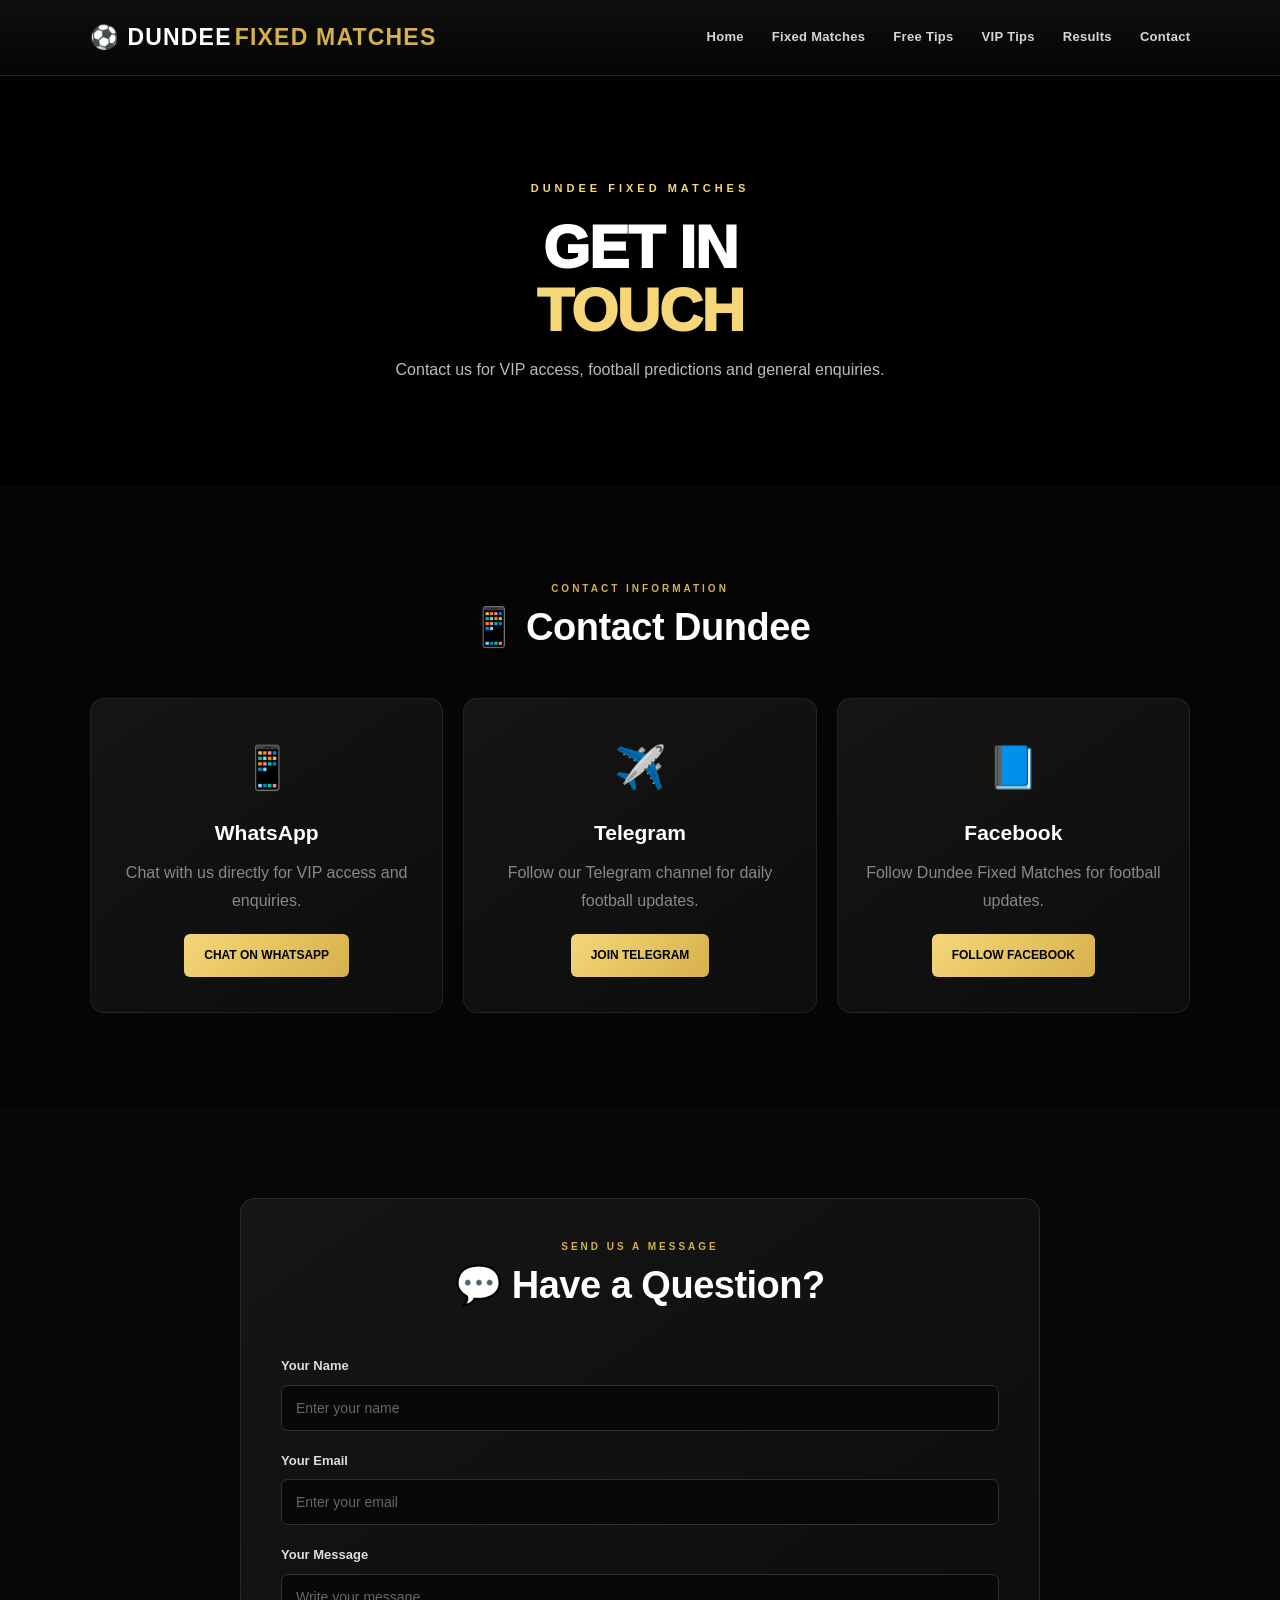
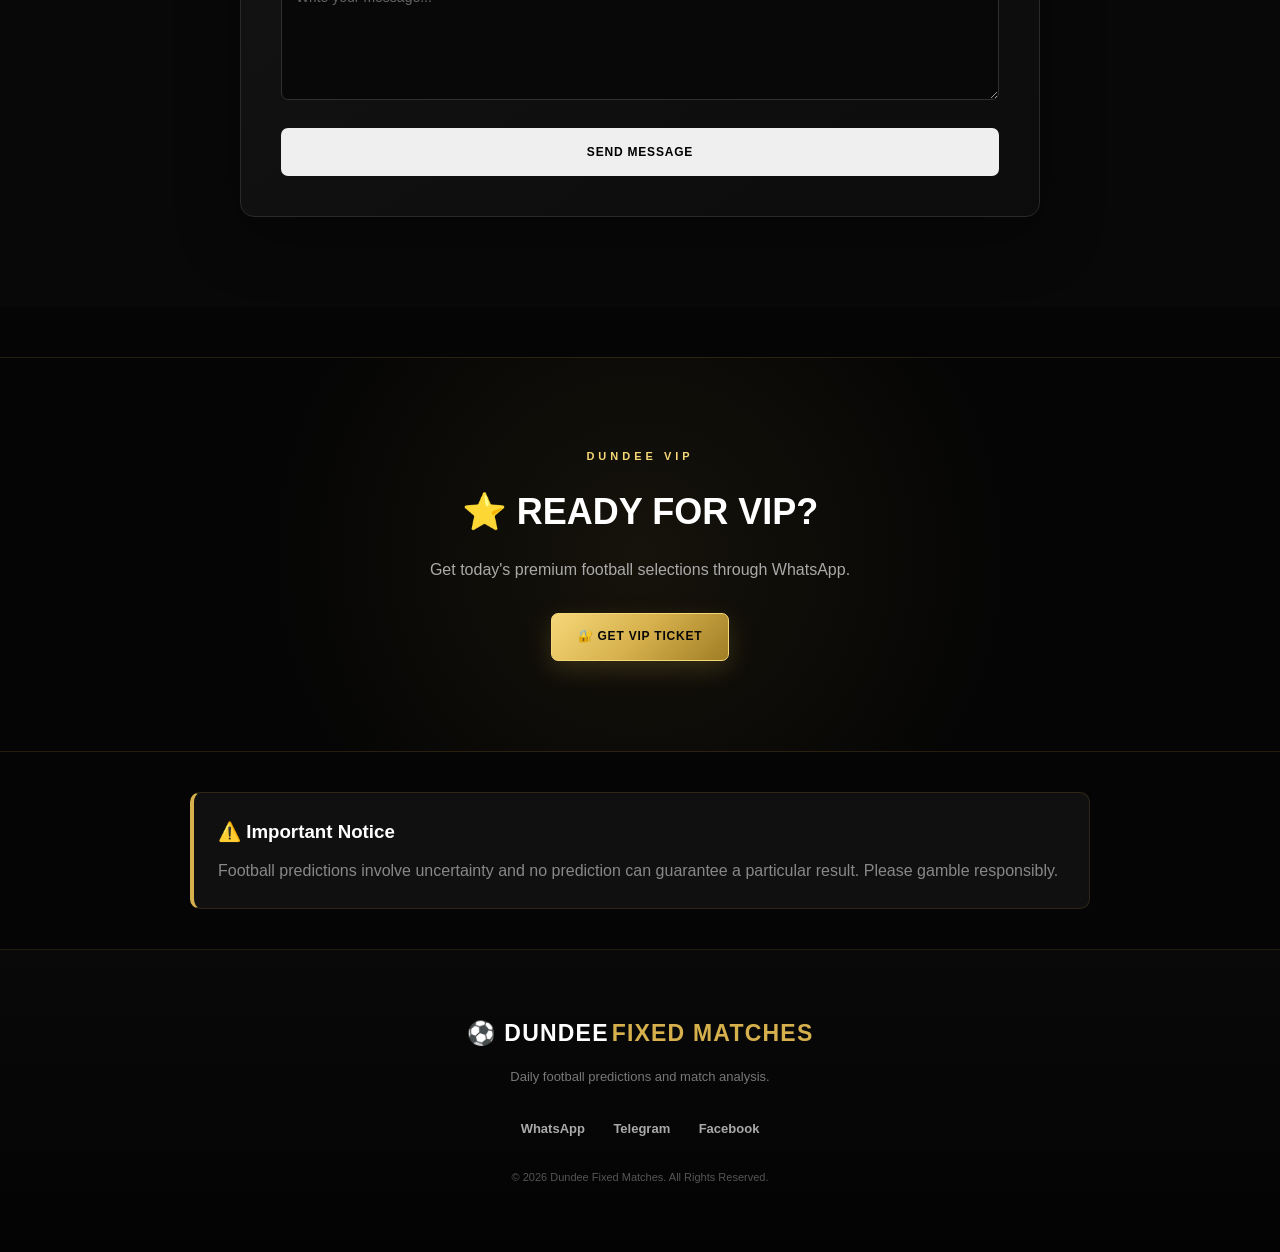
<file: contact.html>
<!DOCTYPE html>
<html lang="en">

<head>
    <!-- GOOGLE ANALYTICS -->
<script async src="https://www.googletagmanager.com/gtag/js?id=G-LHQD1BL17P"></script>
<script>
    window.dataLayer = window.dataLayer || [];
    function gtag(){dataLayer.push(arguments);}
    gtag('js', new Date());

    gtag('config', 'G-LHQD1BL17P');
</script>

<meta charset="UTF-8">
<meta name="viewport" content="width=device-width, initial-scale=1.0">
<title>Contact - Dundee Fixed Matches</title>
<link rel="stylesheet" href="style.css">
</head>

<body>

<!-- HEADER -->
<header class="header">

    <div class="logo">
        ⚽ DUNDEE<span>FIXED MATCHES</span>
    </div>

    <nav class="navbar">
        <a href="index.html">Home</a>
        <a href="fixed-matches.html">Fixed Matches</a>
        <a href="free-tips.html">Free Tips</a>
        <a href="vip.html">VIP Tips</a>
        <a href="results.html">Results</a>
        <a href="contact.html">Contact</a>
    </nav>

    <button class="menu-btn">☰</button>

</header>

<!-- HERO -->
<section class="page-hero contact-hero">

    <div class="page-hero-content">

        <p class="small-title">
            DUNDEE FIXED MATCHES
        </p>

        <h1>
            GET IN <span>TOUCH</span>
        </h1>

        <p>
            Contact us for VIP access, football predictions
            and general enquiries.
        </p>

    </div>

</section>

<!-- CONTACT INFORMATION -->
<section class="section">

    <div class="section-title">

        <p>
            CONTACT INFORMATION
        </p>

        <h2>
            📱 Contact Dundee
        </h2>

    </div>

    <div class="contact-grid">

        <!-- WHATSAPP -->
        <div class="contact-card">

            <div class="contact-icon">
                📱
            </div>

            <h3>
                WhatsApp
            </h3>

            <p>
                Chat with us directly for VIP access
                and enquiries.
            </p>

            <a
                href="https://wa.me/255759970800"
                target="_blank"
                rel="noopener noreferrer"
                class="contact-btn"
            >
                CHAT ON WHATSAPP
            </a>

        </div>

        <!-- TELEGRAM -->
        <div class="contact-card">

            <div class="contact-icon">
                ✈️
            </div>

            <h3>
                Telegram
            </h3>

            <p>
                Follow our Telegram channel for daily
                football updates.
            </p>

            <a
                href="#"
                class="contact-btn"
            >
                JOIN TELEGRAM
            </a>

        </div>

        <!-- FACEBOOK -->
        <div class="contact-card">

            <div class="contact-icon">
                📘
            </div>

            <h3>
                Facebook
            </h3>

            <p>
                Follow Dundee Fixed Matches for
                football updates.
            </p>

            <a
                href="#"
                class="contact-btn"
            >
                FOLLOW FACEBOOK
            </a>

        </div>

    </div>

</section>

<!-- MESSAGE FORM -->
<section class="contact-message-section">

    <div class="contact-message-box">

        <div class="section-title">

            <p>
                SEND US A MESSAGE
            </p>

            <h2>
                💬 Have a Question?
            </h2>

        </div>

        <form id="contactForm">

            <div class="form-group">

                <label for="contactName">
                    Your Name
                </label>

                <input
                    type="text"
                    id="contactName"
                    placeholder="Enter your name"
                    required
                >

            </div>

            <div class="form-group">

                <label for="contactEmail">
                    Your Email
                </label>

                <input
                    type="email"
                    id="contactEmail"
                    placeholder="Enter your email"
                >

            </div>

            <div class="form-group">

                <label for="contactMessage">
                    Your Message
                </label>

                <textarea
                    id="contactMessage"
                    rows="6"
                    placeholder="Write your message..."
                    required
                ></textarea>

            </div>

            <button
                type="submit"
                class="btn contact-submit"
            >
                SEND MESSAGE
            </button>

        </form>

    </div>

</section>

<!-- VIP CTA -->
<section class="premium-box">

    <div class="premium-content">

        <p class="small-title">
            DUNDEE VIP
        </p>

        <h2>
            ⭐ READY FOR VIP?
        </h2>

        <p>
            Get today's premium football selections
            through WhatsApp.
        </p>

        <a
            href="https://wa.me/255759970800?text=Hello%20Dundee%20Fixed%20Matches,%20I%20want%20to%20get%20today's%20VIP%20ticket."
            target="_blank"
            rel="noopener noreferrer"
            class="btn vip-btn"
        >
            🔐 GET VIP TICKET
        </a>

    </div>

</section>

<!-- DISCLAIMER -->
<section class="disclaimer">

    <h3>
        ⚠️ Important Notice
    </h3>

    <p>
        Football predictions involve uncertainty and no prediction
        can guarantee a particular result. Please gamble responsibly.
    </p>

</section>

<!-- FOOTER -->
<footer class="footer">

    <div class="logo">
        ⚽ DUNDEE<span>FIXED MATCHES</span>
    </div>

    <p>
        Daily football predictions and match analysis.
    </p>

    <div class="social-links">

        <a
            href="https://wa.me/255759970800"
            target="_blank"
            rel="noopener noreferrer"
        >
            WhatsApp
        </a>

        <a href="#">
            Telegram
        </a>

        <a href="#">
            Facebook
        </a>

    </div>

    <p class="copyright">
        © 2026 Dundee Fixed Matches.
        All Rights Reserved.
    </p>

</footer>

<!-- CONTACT FORM JAVASCRIPT -->
<script>

document
    .getElementById("contactForm")
    .addEventListener("submit", function(event) {

        event.preventDefault();

        const name =
            document.getElementById("contactName").value.trim();

        const email =
            document.getElementById("contactEmail").value.trim();

        const message =
            document.getElementById("contactMessage").value.trim();

        if (!name || !message) {

            alert("Please enter your name and message.");

            return;

        }

        const whatsappMessage =
            "Hello Dundee Fixed Matches,%0A%0A" +
            "Name: " + encodeURIComponent(name) +
            "%0A" +
            "Email: " + encodeURIComponent(email || "Not provided") +
            "%0A%0A" +
            "Message:%0A" +
            encodeURIComponent(message);

        const whatsappURL =
            "https://wa.me/255759970800?text=" +
            whatsappMessage;

        window.open(
            whatsappURL,
            "_blank"
        );

    });

</script>

<script src="script.js"></script>

</body>
</html>
</file>
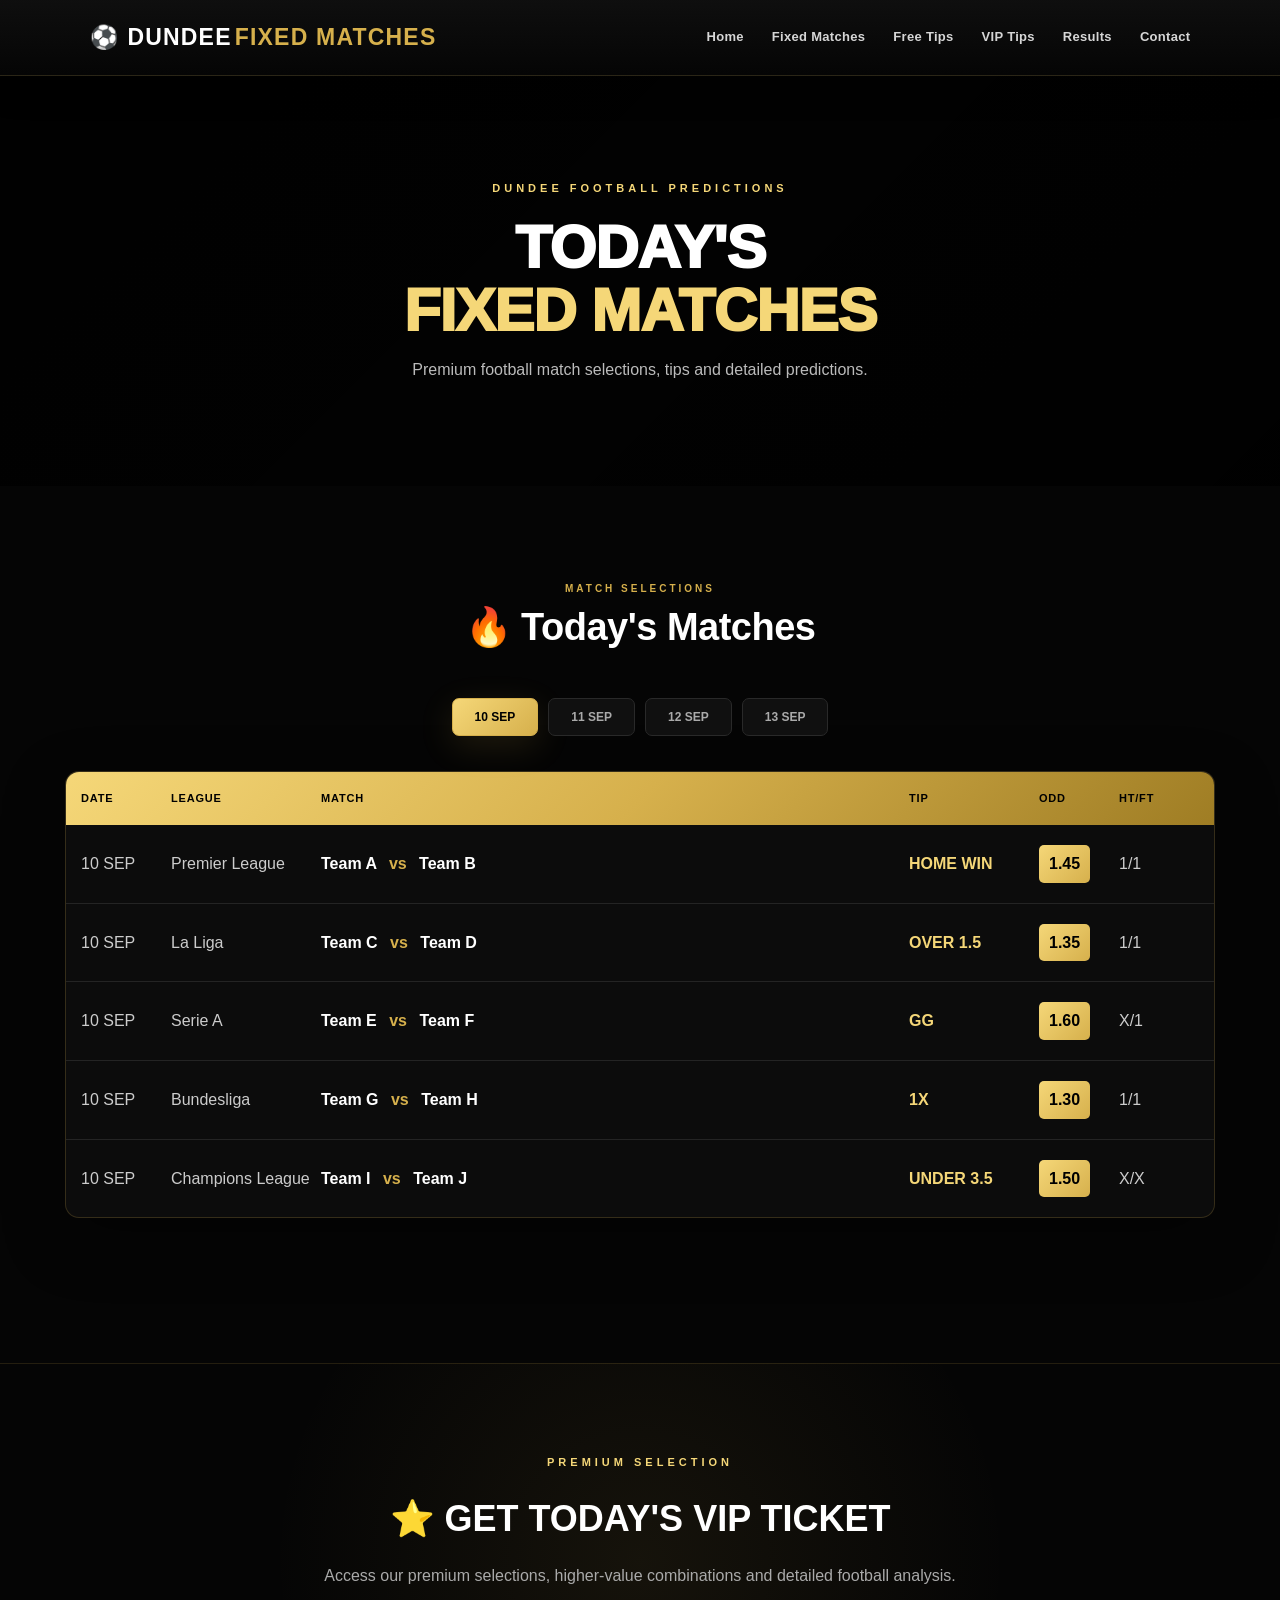
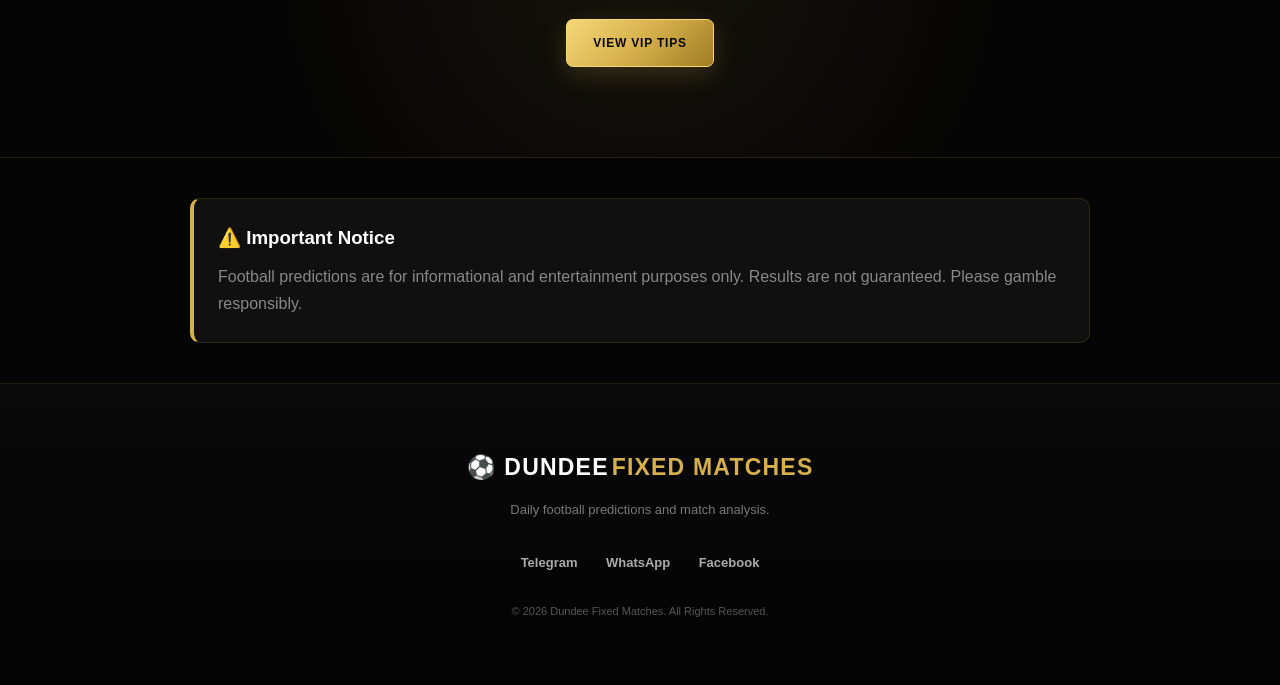
<file: fixed-matches.html>
<!DOCTYPE html>
<html lang="en">
<head>

    <!-- Google tag (gtag.js) -->
    <script async src="https://www.googletagmanager.com/gtag/js?id=G-LHQD1BL17P"></script>
    <script>
        window.dataLayer = window.dataLayer || [];
        function gtag(){dataLayer.push(arguments);}
        gtag('js', new Date());

        gtag('config', 'G-LHQD1BL17P');
    </script>

    <meta charset="UTF-8">
    <meta name="viewport" content="width=device-width, initial-scale=1.0">
    <title>Fixed Matches - Dundee Fixed Matches</title>
    <link rel="stylesheet" href="style.css">
</head>

<body>

    <!-- HEADER -->
    <header class="header">

        <div class="logo">
            ⚽ DUNDEE<span>FIXED MATCHES</span>
        </div>

<nav class="navbar">
    <a href="index.html">Home</a>
    <a href="fixed-matches.html">Fixed Matches</a>
    <a href="free-tips.html">Free Tips</a>
    <a href="vip.html">VIP Tips</a>
    <a href="results.html">Results</a>
    <a href="contact.html">Contact</a>
</nav>


        <button class="menu-btn">☰</button>

    </header>


    <!-- PAGE HERO -->
    <section class="page-hero">

        <div class="page-hero-content">

            <p class="small-title">DUNDEE FOOTBALL PREDICTIONS</p>

            <h1>
                TODAY'S
                <span>FIXED MATCHES</span>
            </h1>

            <p>
                Premium football match selections,
                tips and detailed predictions.
            </p>

        </div>

    </section>


    <!-- DATE SECTION -->
    <section class="section">

        <div class="section-title">

            <p>MATCH SELECTIONS</p>

            <h2>🔥 Today's Matches</h2>

        </div>


        <!-- DATE BUTTONS -->
        <div class="date-buttons">

            <button class="date-btn active">
                10 SEP
            </button>

            <button class="date-btn">
                11 SEP
            </button>

            <button class="date-btn">
                12 SEP
            </button>

            <button class="date-btn">
                13 SEP
            </button>

        </div>


        <!-- FIXED MATCHES TABLE -->
        <div class="fixed-table">

            <!-- TABLE HEADER -->
            <div class="fixed-header">

                <div>DATE</div>
                <div>LEAGUE</div>
                <div>MATCH</div>
                <div>TIP</div>
                <div>ODD</div>
                <div>HT/FT</div>

            </div>


            <!-- MATCH 1 -->
            <div class="fixed-row">

                <div>10 SEP</div>

                <div>Premier League</div>

                <div class="fixed-match">
                    Team A
                    <strong>vs</strong>
                    Team B
                </div>

                <div class="fixed-tip">
                    HOME WIN
                </div>

                <div class="fixed-odd">
                    1.45
                </div>

                <div>
                    1/1
                </div>

            </div>


            <!-- MATCH 2 -->
            <div class="fixed-row">

                <div>10 SEP</div>

                <div>La Liga</div>

                <div class="fixed-match">
                    Team C
                    <strong>vs</strong>
                    Team D
                </div>

                <div class="fixed-tip">
                    OVER 1.5
                </div>

                <div class="fixed-odd">
                    1.35
                </div>

                <div>
                    1/1
                </div>

            </div>


            <!-- MATCH 3 -->
            <div class="fixed-row">

                <div>10 SEP</div>

                <div>Serie A</div>

                <div class="fixed-match">
                    Team E
                    <strong>vs</strong>
                    Team F
                </div>

                <div class="fixed-tip">
                    GG
                </div>

                <div class="fixed-odd">
                    1.60
                </div>

                <div>
                    X/1
                </div>

            </div>


            <!-- MATCH 4 -->
            <div class="fixed-row">

                <div>10 SEP</div>

                <div>Bundesliga</div>

                <div class="fixed-match">
                    Team G
                    <strong>vs</strong>
                    Team H
                </div>

                <div class="fixed-tip">
                    1X
                </div>

                <div class="fixed-odd">
                    1.30
                </div>

                <div>
                    1/1
                </div>

            </div>


            <!-- MATCH 5 -->
            <div class="fixed-row">

                <div>10 SEP</div>

                <div>Champions League</div>

                <div class="fixed-match">
                    Team I
                    <strong>vs</strong>
                    Team J
                </div>

                <div class="fixed-tip">
                    UNDER 3.5
                </div>

                <div class="fixed-odd">
                    1.50
                </div>

                <div>
                    X/X
                </div>

            </div>

        </div>

    </section>


    <!-- PREMIUM BOX -->
    <section class="premium-box">

        <div class="premium-content">

            <p class="small-title">
                PREMIUM SELECTION
            </p>

            <h2>
                ⭐ GET TODAY'S VIP TICKET
            </h2>

            <p>
                Access our premium selections,
                higher-value combinations and detailed
                football analysis.
            </p>

            <a href="#" class="btn vip-btn">
                VIEW VIP TIPS
            </a>

        </div>

    </section>


    <!-- DISCLAIMER -->
    <section class="disclaimer">

        <h3>⚠️ Important Notice</h3>

        <p>
            Football predictions are for informational
            and entertainment purposes only. Results
            are not guaranteed. Please gamble responsibly.
        </p>

    </section>


    <!-- FOOTER -->
    <footer class="footer">

        <div class="logo">
            ⚽ DUNDEE<span>FIXED MATCHES</span>
        </div>

        <p>
            Daily football predictions and match analysis.
        </p>

        <div class="social-links">

            <a href="#">Telegram</a>

            <a href="#">WhatsApp</a>

            <a href="#">Facebook</a>

        </div>

        <p class="copyright">
            © 2026 Dundee Fixed Matches. All Rights Reserved.
        </p>

    </footer>
<script src="script.js"></script>
</body>
</html>
</file>
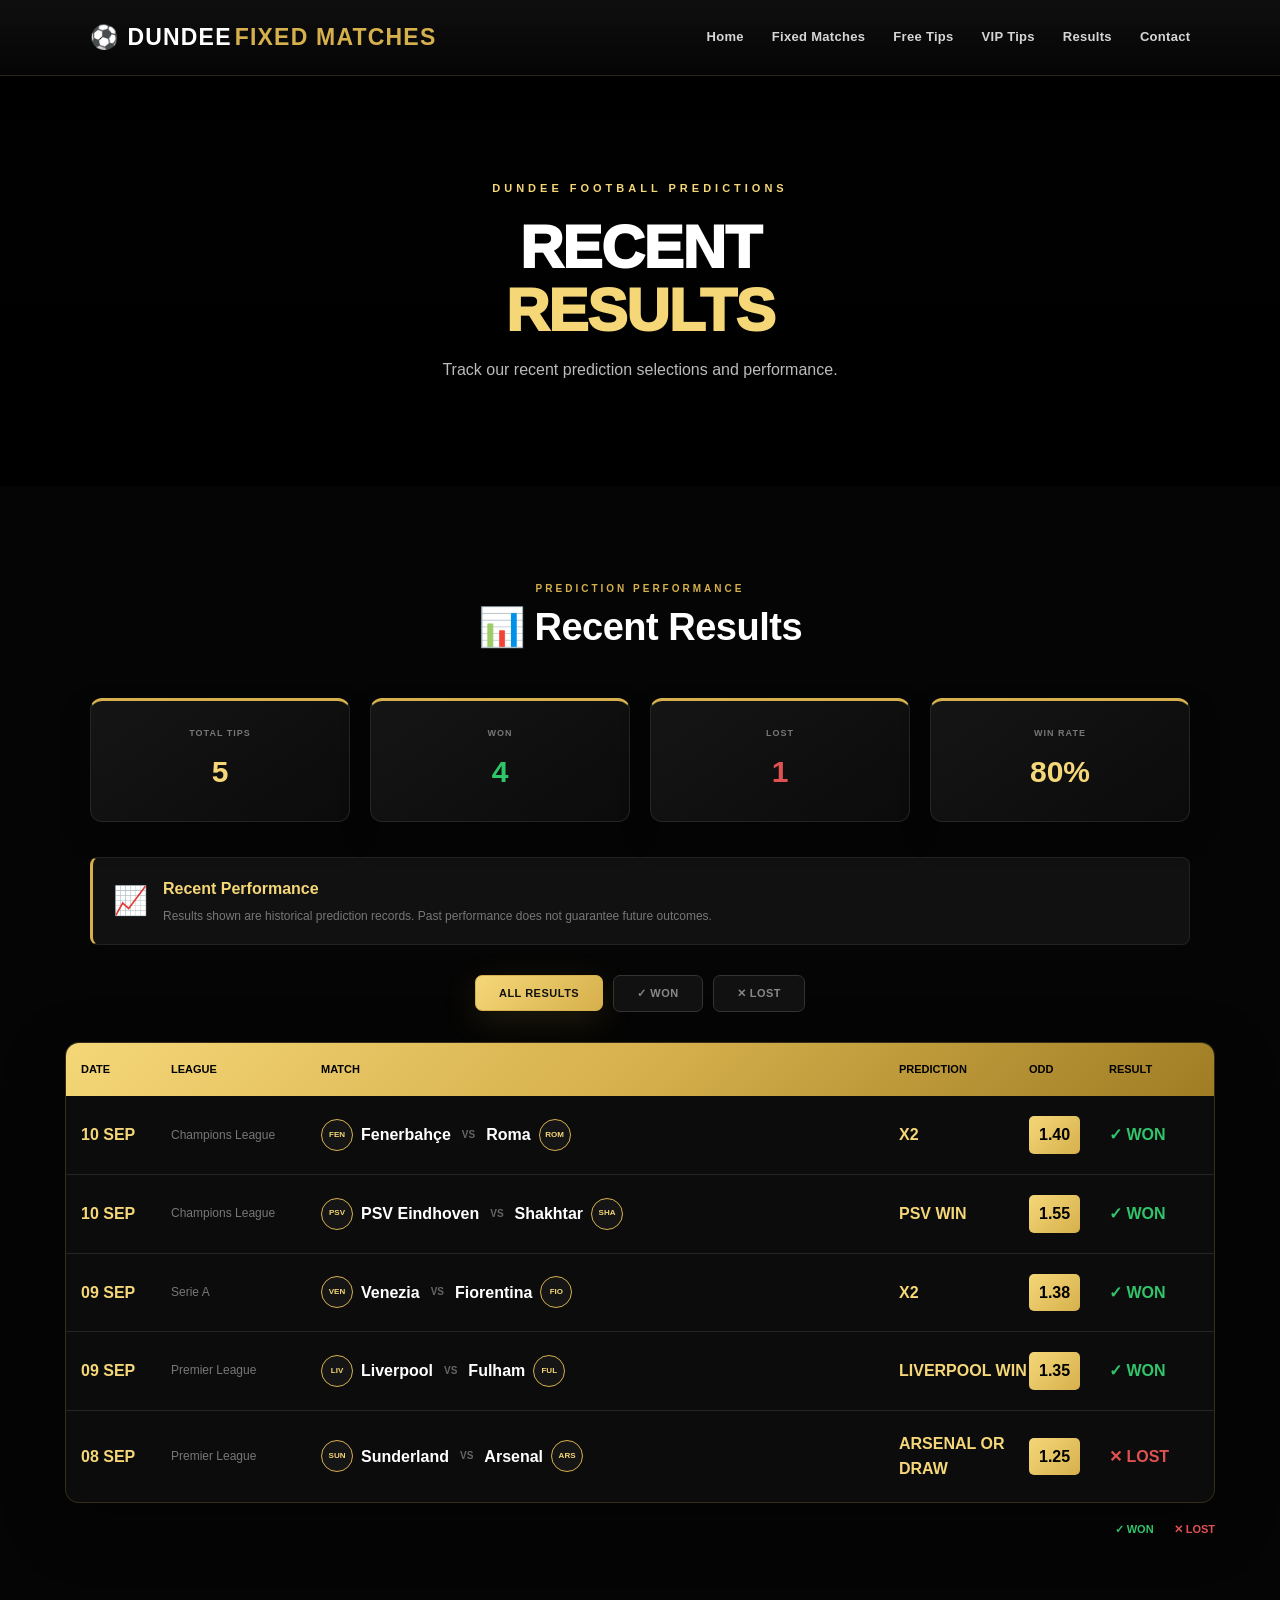
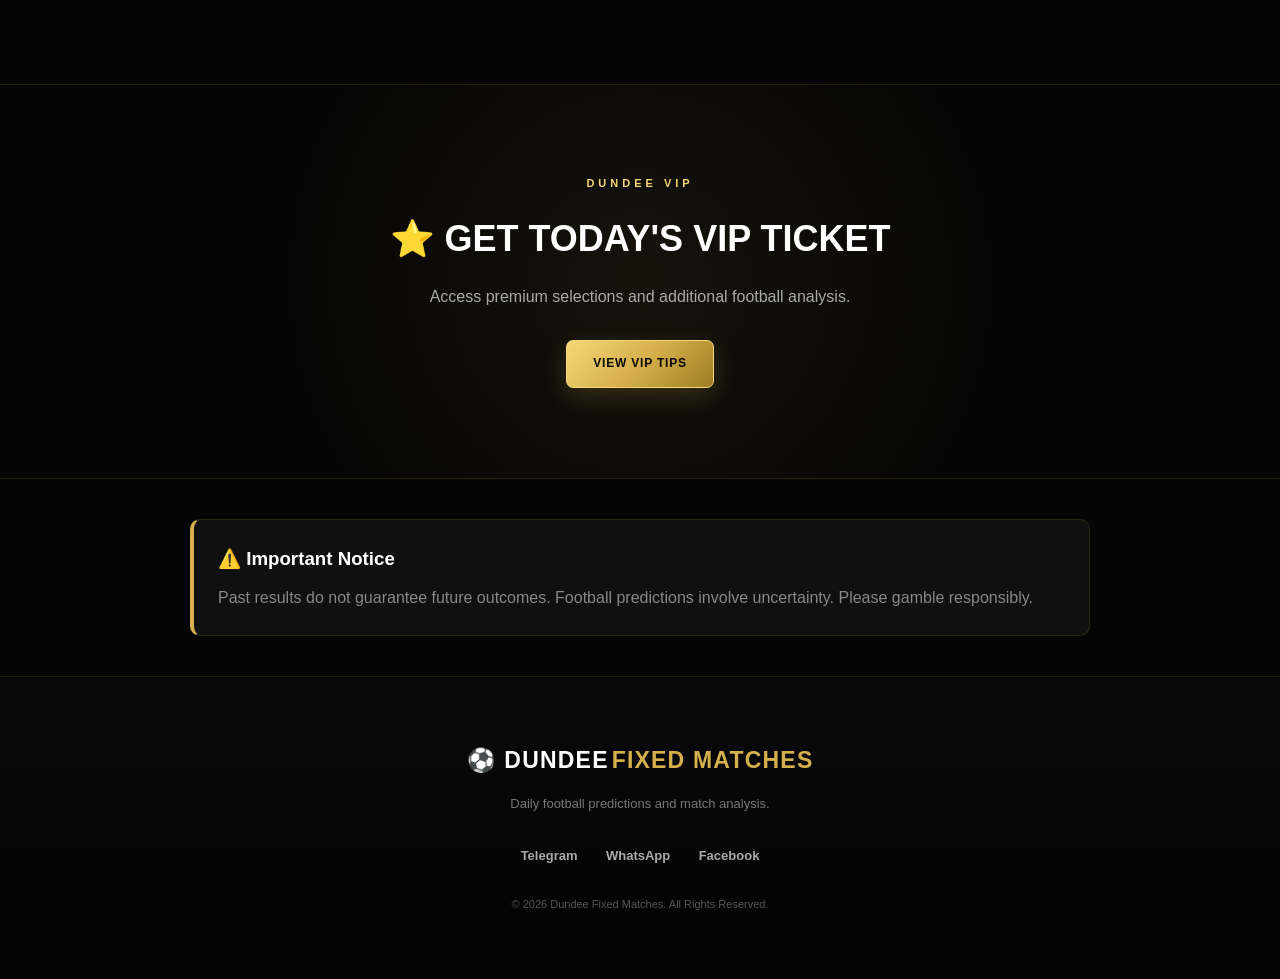
<file: results.html>
<!DOCTYPE html>

<html lang="en">

<head>
<!DOCTYPE html>

<html lang="en">

<head>

<!-- GOOGLE ANALYTICS -->
<script async src="https://www.googletagmanager.com/gtag/js?id=G-LHQD1BL17P"></script>
<script>
    window.dataLayer = window.dataLayer || [];
    function gtag(){dataLayer.push(arguments);}
    gtag('js', new Date());

    gtag('config', 'G-LHQD1BL17P');
</script>

<meta charset="UTF-8">

<meta name="viewport" content="width=device-width, initial-scale=1.0">

<title>Results - Dundee Fixed Matches</title>
<meta charset="UTF-8">

<meta name="viewport" content="width=device-width, initial-scale=1.0">

<title>Results - Dundee Fixed Matches</title>

<link rel="stylesheet" href="style.css">

</head>

<body>

<!-- HEADER -->

<header class="header">

    <div class="logo">
        ⚽ DUNDEE<span>FIXED MATCHES</span>
    </div>

    <nav class="navbar">

        <a href="index.html">
            Home
        </a>

        <a href="fixed-matches.html">
            Fixed Matches
        </a>

        <a href="free-tips.html">
            Free Tips
        </a>

        <a href="vip.html">
            VIP Tips
        </a>

        <a href="results.html">
            Results
        </a>

        <a href="contact.html">
            Contact
        </a>

    </nav>

    <button class="menu-btn">
        ☰
    </button>

</header>


<!-- HERO -->

<section class="page-hero results-hero">

    <div class="page-hero-content">

        <p class="small-title">
            DUNDEE FOOTBALL PREDICTIONS
        </p>

        <h1>
            RECENT <span>RESULTS</span>
        </h1>

        <p>
            Track our recent prediction selections and performance.
        </p>

    </div>

</section>


<!-- RESULTS SECTION -->

<section class="section">

    <div class="section-title">

        <p>
            PREDICTION PERFORMANCE
        </p>

        <h2>
            📊 Recent Results
        </h2>

    </div>


    <!-- SUMMARY CARDS -->

    <div class="results-summary">

        <div class="result-stat">

            <small>
                TOTAL TIPS
            </small>

            <strong id="totalTips">
                0
            </strong>

        </div>


        <div class="result-stat">

            <small>
                WON
            </small>

            <strong
                id="wonTips"
                class="won-text"
            >
                0
            </strong>

        </div>


        <div class="result-stat">

            <small>
                LOST
            </small>

            <strong
                id="lostTips"
                class="lost-text"
            >
                0
            </strong>

        </div>


        <div class="result-stat">

            <small>
                WIN RATE
            </small>

            <strong id="winRate">
                0%
            </strong>

        </div>

    </div>


    <!-- PERFORMANCE NOTE -->

    <div class="results-note">

        <span>
            📈
        </span>

        <div>

            <strong>
                Recent Performance
            </strong>

            <p>
                Results shown are historical prediction records.
                Past performance does not guarantee future outcomes.
            </p>

        </div>

    </div>


    <!-- FILTER BUTTONS -->

    <div class="results-filters">

        <button
            class="result-filter active"
            data-filter="all"
        >
            ALL RESULTS
        </button>


        <button
            class="result-filter"
            data-filter="won"
        >
            ✓ WON
        </button>


        <button
            class="result-filter"
            data-filter="lost"
        >
            ✕ LOST
        </button>

    </div>


    <!-- RESULTS TABLE -->

    <div class="results-table" id="resultsTable">

        <!-- TABLE HEADER -->

        <div class="results-header">

            <div>
                DATE
            </div>

            <div>
                LEAGUE
            </div>

            <div>
                MATCH
            </div>

            <div>
                PREDICTION
            </div>

            <div>
                ODD
            </div>

            <div>
                RESULT
            </div>

        </div>


        <!-- STATIC RESULT 01 -->

        <div
            class="result-row"
            data-result="won"
        >

            <div class="result-date">
                10 SEP
            </div>


            <div class="result-league">
                Champions League
            </div>


            <div class="result-match">

                <span class="result-team-badge">
                    FEN
                </span>

                <span>
                    Fenerbahçe
                </span>

                <strong>
                    VS
                </strong>

                <span>
                    Roma
                </span>

                <span class="result-team-badge">
                    ROM
                </span>

            </div>


            <div class="result-tip">
                X2
            </div>


            <div class="result-odd">
                1.40
            </div>


            <div class="result-won">
                ✓ WON
            </div>

        </div>


        <!-- STATIC RESULT 02 -->

        <div
            class="result-row"
            data-result="won"
        >

            <div class="result-date">
                10 SEP
            </div>


            <div class="result-league">
                Champions League
            </div>


            <div class="result-match">

                <span class="result-team-badge">
                    PSV
                </span>

                <span>
                    PSV Eindhoven
                </span>

                <strong>
                    VS
                </strong>

                <span>
                    Shakhtar
                </span>

                <span class="result-team-badge">
                    SHA
                </span>

            </div>


            <div class="result-tip">
                PSV WIN
            </div>


            <div class="result-odd">
                1.55
            </div>


            <div class="result-won">
                ✓ WON
            </div>

        </div>


        <!-- STATIC RESULT 03 -->

        <div
            class="result-row"
            data-result="won"
        >

            <div class="result-date">
                09 SEP
            </div>


            <div class="result-league">
                Serie A
            </div>


            <div class="result-match">

                <span class="result-team-badge">
                    VEN
                </span>

                <span>
                    Venezia
                </span>

                <strong>
                    VS
                </strong>

                <span>
                    Fiorentina
                </span>

                <span class="result-team-badge">
                    FIO
                </span>

            </div>


            <div class="result-tip">
                X2
            </div>


            <div class="result-odd">
                1.38
            </div>


            <div class="result-won">
                ✓ WON
            </div>

        </div>


        <!-- STATIC RESULT 04 -->

        <div
            class="result-row"
            data-result="won"
        >

            <div class="result-date">
                09 SEP
            </div>


            <div class="result-league">
                Premier League
            </div>


            <div class="result-match">

                <span class="result-team-badge">
                    LIV
                </span>

                <span>
                    Liverpool
                </span>

                <strong>
                    VS
                </strong>

                <span>
                    Fulham
                </span>

                <span class="result-team-badge">
                    FUL
                </span>

            </div>


            <div class="result-tip">
                LIVERPOOL WIN
            </div>


            <div class="result-odd">
                1.35
            </div>


            <div class="result-won">
                ✓ WON
            </div>

        </div>


        <!-- STATIC RESULT 05 -->

        <div
            class="result-row"
            data-result="lost"
        >

            <div class="result-date">
                08 SEP
            </div>


            <div class="result-league">
                Premier League
            </div>


            <div class="result-match">

                <span class="result-team-badge">
                    SUN
                </span>

                <span>
                    Sunderland
                </span>

                <strong>
                    VS
                </strong>

                <span>
                    Arsenal
                </span>

                <span class="result-team-badge">
                    ARS
                </span>

            </div>


            <div class="result-tip">
                ARSENAL OR DRAW
            </div>


            <div class="result-odd">
                1.25
            </div>


            <div class="result-lost">
                ✕ LOST
            </div>

        </div>

    </div>


    <!-- FILTER LEGEND -->

    <div class="result-legend">

        <span class="legend-won">
            ✓ WON
        </span>

        <span class="legend-lost">
            ✕ LOST
        </span>

    </div>

</section>


<!-- VIP CTA -->

<section class="premium-box">

    <div class="premium-content">

        <p class="small-title">
            DUNDEE VIP
        </p>


        <h2>
            ⭐ GET TODAY'S VIP TICKET
        </h2>


        <p>
            Access premium selections and additional
            football analysis.
        </p>


        <a
            href="vip.html"
            class="btn vip-btn"
        >
            VIEW VIP TIPS
        </a>

    </div>

</section>


<!-- DISCLAIMER -->

<section class="disclaimer">

    <h3>
        ⚠️ Important Notice
    </h3>


    <p>
        Past results do not guarantee future outcomes.
        Football predictions involve uncertainty.
        Please gamble responsibly.
    </p>

</section>


<!-- FOOTER -->

<footer class="footer">

    <div class="logo">
        ⚽ DUNDEE<span>FIXED MATCHES</span>
    </div>


    <p>
        Daily football predictions and match analysis.
    </p>


    <div class="social-links">

        <a href="#">
            Telegram
        </a>


        <a
            href="https://wa.me/255759970800"
            target="_blank"
        >
            WhatsApp
        </a>


        <a href="#">
            Facebook
        </a>

    </div>


    <p class="copyright">
        © 2026 Dundee Fixed Matches.
        All Rights Reserved.
    </p>

</footer>


<!-- RESULTS JAVASCRIPT -->

<script>


/* =========================
   ADD ADMIN RESULTS
========================= */

function displayAdminResults() {

    const storedTips =
        JSON.parse(
            localStorage.getItem("dundeeTips")
        ) || [];


    const completedTips =
        storedTips.filter(function(tip) {

            return (
                tip.result === "won" ||
                tip.result === "lost"
            );

        });


    const resultsTable =
        document.getElementById(
            "resultsTable"
        );


    if (!resultsTable) {
        return;
    }


    completedTips.forEach(function(tip) {

        if (!tip.date) {
            return;
        }


        const dateParts =
            tip.date.split("-");


        if (dateParts.length !== 3) {
            return;
        }


        const day =
            dateParts[2];


        const monthNames = [

            "JAN",
            "FEB",
            "MAR",
            "APR",
            "MAY",
            "JUN",
            "JUL",
            "AUG",
            "SEP",
            "OCT",
            "NOV",
            "DEC"

        ];


        const month =
            monthNames[
                parseInt(dateParts[1], 10) - 1
            ];


        const row =
            document.createElement("div");


        row.className =
            "result-row admin-result-row";


        row.setAttribute(
            "data-result",
            tip.result
        );


        let resultHTML = "";


        if (tip.result === "won") {

            resultHTML = `
                <div class="result-won">
                    ✓ WON
                </div>
            `;

        } else {

            resultHTML = `
                <div class="result-lost">
                    ✕ LOST
                </div>
            `;

        }


        row.innerHTML = `

            <div class="result-date">
                ${day} ${month}
            </div>


            <div class="result-league">
                ${tip.league || ""}
            </div>


            <div class="result-match">

                <span class="result-team-badge">
                    ${
                        (tip.home || "HOME")
                        .substring(0, 3)
                        .toUpperCase()
                    }
                </span>


                <span>
                    ${tip.home || "Home Team"}
                </span>


                <strong>
                    VS
                </strong>


                <span>
                    ${tip.away || "Away Team"}
                </span>


                <span class="result-team-badge">
                    ${
                        (tip.away || "AWAY")
                        .substring(0, 3)
                        .toUpperCase()
                    }
                </span>

            </div>


            <div class="result-tip">
                ${tip.prediction || ""}
            </div>


            <div class="result-odd">
                ${tip.odds || ""}
            </div>


            ${resultHTML}

        `;


        const firstRow =
            resultsTable.querySelector(
                ".result-row"
            );


        if (firstRow) {

            resultsTable.insertBefore(
                row,
                firstRow
            );

        } else {

            resultsTable.appendChild(row);

        }

    });

}


/* =========================
   UPDATE SUMMARY
========================= */

function updateResultsSummary() {

    const allResults =
        document.querySelectorAll(
            ".result-row"
        );


    const wonResults =
        document.querySelectorAll(
            '.result-row[data-result="won"]'
        );


    const lostResults =
        document.querySelectorAll(
            '.result-row[data-result="lost"]'
        );


    const total =
        allResults.length;


    const won =
        wonResults.length;


    const lost =
        lostResults.length;


    const winRate =
        total > 0
        ? Math.round((won / total) * 100)
        : 0;


    document.getElementById(
        "totalTips"
    ).textContent =
        total;


    document.getElementById(
        "wonTips"
    ).textContent =
        won;


    document.getElementById(
        "lostTips"
    ).textContent =
        lost;


    document.getElementById(
        "winRate"
    ).textContent =
        winRate + "%";

}


/* =========================
   RESULT FILTERS
========================= */

function setupResultFilters() {

    const filterButtons =
        document.querySelectorAll(
            ".result-filter"
        );


    filterButtons.forEach(function(button) {

        button.addEventListener(
            "click",
            function() {

                const filter =
                    button.getAttribute(
                        "data-filter"
                    );


                filterButtons.forEach(
                    function(btn) {

                        btn.classList.remove(
                            "active"
                        );

                    }
                );


                button.classList.add(
                    "active"
                );


                const resultRows =
                    document.querySelectorAll(
                        ".result-row"
                    );


                resultRows.forEach(
                    function(row) {

                        const result =
                            row.getAttribute(
                                "data-result"
                            );


                        if (
                            filter === "all" ||
                            filter === result
                        ) {

                            row.style.display =
                                "grid";

                        } else {

                            row.style.display =
                                "none";

                        }

                    }
                );

            }
        );

    });

}


/* =========================
   START RESULTS SYSTEM
========================= */

displayAdminResults();

updateResultsSummary();

setupResultFilters();

</script>


<!-- GLOBAL SCRIPT -->

<script src="script.js"></script>

</body>

</html>
</file>
<file: style.css>
/* =========================================================
   DUNDEE FIXED MATCHES
   LUXURY FOOTBALL DESIGN SYSTEM
   ========================================================= */

:root {
    --black: #050505;
    --black-2: #0a0a0a;
    --black-3: #111111;
    --black-4: #171717;

    --gold: #d6b04c;
    --gold-light: #f5d778;
    --gold-dark: #9f7d24;

    --white: #ffffff;
    --text: #e8e8e8;
    --muted: #9a9a9a;
    --border: rgba(214, 176, 76, 0.20);

    --green: #31c56b;
    --red: #e05252;

    --shadow:
        0 20px 60px rgba(0, 0, 0, 0.35);

    --gold-shadow:
        0 10px 35px rgba(214, 176, 76, 0.14);

    --radius: 14px;
}

/* =========================================================
   RESET
   ========================================================= */

* {
    margin: 0;
    padding: 0;
    box-sizing: border-box;
}

html {
    scroll-behavior: smooth;
}

body {
    font-family:
        Inter,
        Arial,
        Helvetica,
        sans-serif;

    background: var(--black);
    color: var(--text);

    line-height: 1.6;
    overflow-x: hidden;
}

button,
input,
select,
textarea {
    font-family: inherit;
}

a {
    transition: all .25s ease;
}

button {
    transition: all .25s ease;
}

/* =========================================================
   SELECTION
   ========================================================= */

::selection {
    background: var(--gold);
    color: #000;
}

/* =========================================================
   HEADER
   ========================================================= */

.header {
    width: 100%;
    min-height: 76px;

    background:
        linear-gradient(
            180deg,
            rgba(15,15,15,.98),
            rgba(5,5,5,.98)
        );

    color: var(--white);

    display: flex;
    align-items: center;
    justify-content: space-between;

    padding: 18px 7%;

    position: relative;
    z-index: 1000;

    border-bottom: 1px solid rgba(214,176,76,.14);

    box-shadow:
        0 8px 35px rgba(0,0,0,.30);
}

.logo {
    font-size: 23px;
    font-weight: 900;
    letter-spacing: 1.2px;
    color: #fff;
    white-space: nowrap;
}

.logo span {
    color: var(--gold);
    margin-left: 3px;
}

.navbar {
    display: flex;
    align-items: center;
    gap: 28px;
}

.navbar a {
    position: relative;

    color: #d6d6d6;
    text-decoration: none;

    font-size: 13px;
    font-weight: 700;
    letter-spacing: .3px;

    padding: 8px 0;
}

.navbar a::after {
    content: "";

    position: absolute;
    left: 0;
    bottom: 0;

    width: 0;
    height: 2px;

    background: var(--gold);

    transition: width .25s ease;
}

.navbar a:hover {
    color: var(--gold-light);
}

.navbar a:hover::after {
    width: 100%;
}

.menu-btn {
    display: none;

    background: transparent;
    border: 1px solid rgba(214,176,76,.25);

    color: var(--gold);

    width: 42px;
    height: 42px;

    border-radius: 8px;

    font-size: 22px;
    cursor: pointer;
}

.menu-btn:hover {
    background: var(--gold);
    color: #000;
}

/* =========================================================
   HERO
   ========================================================= */

.hero {
    min-height: 650px;

    display: flex;
    align-items: center;
    justify-content: center;

    text-align: center;

    position: relative;

    background:
        linear-gradient(
            135deg,
            rgba(0,0,0,.90),
            rgba(0,0,0,.66),
            rgba(0,0,0,.92)
        ),
        url("https://images.unsplash.com/photo-1579952363873-27f3bade9f55?auto=format&fit=crop&w=1600&q=80");

    background-size: cover;
    background-position: center;

    overflow: hidden;
}

.hero::before {
    content: "";

    position: absolute;
    inset: 0;

    background:
        radial-gradient(
            circle at center,
            rgba(214,176,76,.10),
            transparent 55%
        );

    pointer-events: none;
}

.hero::after {
    content: "";

    position: absolute;
    bottom: 0;
    left: 0;

    width: 100%;
    height: 120px;

    background:
        linear-gradient(
            transparent,
            var(--black)
        );

    pointer-events: none;
}

.hero-content {
    position: relative;
    z-index: 2;

    max-width: 900px;

    padding: 40px 25px;

    color: var(--white);
}

.small-title {
    color: var(--gold-light);

    font-size: 11px;
    font-weight: 900;

    letter-spacing: 4px;

    margin-bottom: 18px;

    text-transform: uppercase;
}

.hero h1 {
    font-size: clamp(42px, 6vw, 72px);

    line-height: .98;

    margin-bottom: 28px;

    font-weight: 950;

    letter-spacing: -2px;

    text-shadow:
        0 8px 35px rgba(0,0,0,.65);
}

.hero h1 span {
    display: block;

    background:
        linear-gradient(
            90deg,
            var(--gold-dark),
            var(--gold-light),
            var(--gold)
        );

    -webkit-background-clip: text;
    background-clip: text;

    color: transparent;
}

.hero-text {
    max-width: 620px;

    margin: auto;

    font-size: 16px;

    line-height: 1.8;

    color: #cfcfcf;
}

.hero-buttons {
    margin-top: 38px;

    display: flex;

    justify-content: center;

    gap: 14px;
}

/* =========================================================
   BUTTON SYSTEM
   ========================================================= */

.btn {
    display: inline-flex;

    align-items: center;
    justify-content: center;

    min-height: 48px;

    padding: 13px 26px;

    text-decoration: none;

    font-size: 12px;
    font-weight: 900;

    letter-spacing: .8px;

    text-transform: uppercase;

    border-radius: 7px;

    cursor: pointer;
}

.primary-btn,
.vip-btn {
    background:
        linear-gradient(
            135deg,
            var(--gold-light),
            var(--gold),
            var(--gold-dark)
        );

    color: #080808;

    border: 1px solid var(--gold-light);

    box-shadow:
        0 8px 25px rgba(214,176,76,.20);
}

.primary-btn:hover,
.vip-btn:hover {
    transform: translateY(-3px);

    box-shadow:
        0 14px 35px rgba(214,176,76,.30);

    background:
        linear-gradient(
            135deg,
            #fff0ad,
            var(--gold-light)
        );
}

.secondary-btn {
    border: 1px solid rgba(255,255,255,.45);

    color: #fff;

    background: rgba(255,255,255,.04);

    backdrop-filter: blur(10px);
}

.secondary-btn:hover {
    background: #fff;
    color: #000;

    transform: translateY(-3px);
}

/* =========================================================
   GENERAL SECTIONS
   ========================================================= */

.section {
    max-width: 1200px;

    margin: auto;

    padding: 95px 25px;
}

.section-title {
    text-align: center;

    margin-bottom: 48px;
}

.section-title p {
    color: var(--gold);

    font-size: 10px;
    font-weight: 900;

    letter-spacing: 3px;

    margin-bottom: 9px;

    text-transform: uppercase;
}

.section-title h2 {
    color: #fff;

    font-size: clamp(28px, 4vw, 38px);

    line-height: 1.15;

    font-weight: 900;

    letter-spacing: -.5px;
}

/* =========================================================
   TIPS TABLE
   ========================================================= */

.tips-table {
    width: 100%;

    background: var(--black-3);

    border-radius: var(--radius);

    overflow: hidden;

    border: 1px solid var(--border);

    box-shadow: var(--shadow);
}

.table-header,
.tip-row {
    display: grid;

    grid-template-columns:
        120px
        1fr
        180px
        100px;

    align-items: center;
}

.table-header {
    background:
        linear-gradient(
            135deg,
            #171717,
            #0c0c0c
        );

    color: var(--gold-light);

    padding: 18px 25px;

    font-size: 10px;
    font-weight: 900;

    letter-spacing: 1.2px;
}

.tip-row {
    padding: 21px 25px;

    border-bottom: 1px solid rgba(255,255,255,.06);

    font-size: 14px;

    color: #d8d8d8;

    transition: .25s ease;
}

.tip-row:hover {
    background: #181818;
}

.tip-row:last-child {
    border-bottom: none;
}

.match strong {
    margin: 0 8px;

    color: var(--gold);
}

.tip {
    font-weight: 900;
    color: var(--gold-light);
}

.odd {
    font-weight: 900;

    color: var(--green);
}

/* =========================================================
   VIP SECTION
   ========================================================= */

.vip-section {
    position: relative;

    background:
        radial-gradient(
            circle at top center,
            rgba(214,176,76,.10),
            transparent 45%
        ),
        linear-gradient(
            135deg,
            #090909,
            #050505
        );

    color: #fff;

    padding: 100px 25px;

    text-align: center;

    border-top: 1px solid rgba(214,176,76,.12);
    border-bottom: 1px solid rgba(214,176,76,.12);
}

.vip-content {
    max-width: 850px;
    margin: auto;
}

.vip-content h2 {
    font-size: clamp(34px,5vw,48px);

    margin-bottom: 20px;

    font-weight: 900;
}

.vip-content > p:not(.small-title) {
    color: #aaa;

    line-height: 1.8;

    max-width: 650px;

    margin: auto;
}

.vip-info {
    display: flex;

    justify-content: center;

    gap: 0;

    margin: 45px auto;

    max-width: 650px;

    border: 1px solid var(--border);

    border-radius: 12px;

    overflow: hidden;

    background: rgba(255,255,255,.025);
}

.vip-info div {
    flex: 1;

    display: flex;

    flex-direction: column;

    gap: 7px;

    padding: 22px 15px;

    border-right: 1px solid rgba(255,255,255,.07);
}

.vip-info div:last-child {
    border-right: none;
}

.vip-info small {
    color: #777;

    font-size: 9px;

    font-weight: 900;

    letter-spacing: 1.5px;
}

.vip-info strong {
    font-size: 26px;

    color: var(--gold-light);
}

/* =========================================================
   RESULTS - HOME
   ========================================================= */

.results-grid {
    display: grid;

    grid-template-columns: repeat(4,1fr);

    gap: 20px;
}

.result-card {
    position: relative;

    background:
        linear-gradient(
            145deg,
            #151515,
            #0c0c0c
        );

    padding: 27px;

    border-radius: 13px;

    border: 1px solid rgba(255,255,255,.07);

    box-shadow: 0 15px 35px rgba(0,0,0,.25);

    overflow: hidden;

    transition: .3s ease;
}

.result-card::before {
    content: "";

    position: absolute;

    top: 0;
    left: 0;

    width: 100%;
    height: 3px;

    background: var(--gold);
}

.result-card:hover {
    transform: translateY(-5px);

    border-color: var(--border);
}

.result-card.win {
    border-bottom: 2px solid var(--green);
}

.result-card.loss {
    border-bottom: 2px solid var(--red);
}

.result-card span {
    font-size: 10px;

    font-weight: 900;

    letter-spacing: 1.5px;
}

.result-card.win span {
    color: var(--green);
}

.result-card.loss span {
    color: var(--red);
}

.result-card h3 {
    margin-top: 15px;

    color: #fff;

    font-size: 18px;
}

.result-card p {
    color: #777;

    margin: 7px 0 15px;

    font-size: 13px;
}

.result-card strong {
    font-size: 18px;

    color: var(--gold-light);
}

/* =========================================================
   FOOTER
   ========================================================= */

.footer {
    background:
        linear-gradient(
            180deg,
            #090909,
            #030303
        );

    color: #fff;

    text-align: center;

    padding: 65px 25px;

    border-top: 1px solid rgba(214,176,76,.14);
}

.footer .logo {
    margin-bottom: 15px;
}

.footer p {
    color: #777;

    margin-top: 12px;

    font-size: 13px;
}

.social-links {
    margin: 28px 0;
}

.social-links a {
    display: inline-block;

    color: #aaa;

    text-decoration: none;

    margin: 0 12px;

    font-size: 13px;
    font-weight: 700;
}

.social-links a:hover {
    color: var(--gold);
}

.copyright {
    font-size: 11px !important;

    color: #555 !important;
}

/* =========================================================
   PAGE HERO
   ========================================================= */

.page-hero {
    min-height: 410px;

    background:
        linear-gradient(
            135deg,
            rgba(0,0,0,.88),
            rgba(0,0,0,.65),
            rgba(0,0,0,.92)
        ),
        url("https://images.unsplash.com/photo-1579952363873-27f3bade9f55?auto=format&fit=crop&w=1600&q=80");

    background-size: cover;
    background-position: center;

    display: flex;

    align-items: center;
    justify-content: center;

    text-align: center;

    padding: 70px 20px;

    position: relative;
}

.page-hero-content {
    max-width: 850px;
}

.page-hero h1 {
    font-size: clamp(38px,6vw,60px);

    line-height: 1.05;

    color: #fff;

    margin: 15px 0;

    font-weight: 950;

    letter-spacing: -1px;
}

.page-hero h1 span {
    display: block;
    color: var(--gold-light);
}

.page-hero p:not(.small-title) {
    color: #bbb;

    font-size: 16px;

    margin-top: 15px;
}

/* =========================================================
   DATE BUTTONS
   ========================================================= */

.date-buttons {
    display: flex;

    justify-content: center;

    gap: 10px;

    flex-wrap: wrap;

    margin-bottom: 35px;
}

.date-btn {
    background: #101010;

    color: #aaa;

    border: 1px solid #292929;

    padding: 11px 22px;

    border-radius: 7px;

    cursor: pointer;

    font-weight: 800;

    font-size: 12px;
}

.date-btn:hover,
.date-btn.active {
    background:
        linear-gradient(
            135deg,
            var(--gold-light),
            var(--gold)
        );

    color: #000;

    border-color: var(--gold);

    box-shadow: var(--gold-shadow);
}

/* =========================================================
   FIXED MATCHES
   ========================================================= */

.fixed-table {
    width: 100%;

    overflow-x: auto;

    background: #0c0c0c;

    border-radius: 14px;

    border: 1px solid var(--border);

    box-shadow: var(--shadow);
}

.fixed-header,
.fixed-row {
    min-width: 850px;

    display: grid;

    grid-template-columns:
        90px
        150px
        1fr
        130px
        80px
        80px;

    align-items: center;
}

.fixed-header {
    background:
        linear-gradient(
            135deg,
            var(--gold-light),
            var(--gold),
            var(--gold-dark)
        );

    color: #000;

    font-weight: 900;

    padding: 18px 15px;

    font-size: 11px;

    letter-spacing: .8px;
}

.fixed-row {
    color: #ccc;

    padding: 20px 15px;

    border-bottom: 1px solid #242424;

    transition: .25s ease;
}

.fixed-row:hover {
    background: #171717;
}

.fixed-row:last-child {
    border-bottom: none;
}

.fixed-match {
    color: #fff;

    font-weight: 800;
}

.fixed-match strong {
    color: var(--gold);

    margin: 0 8px;
}

.fixed-tip {
    color: var(--gold-light);

    font-weight: 900;
}

.fixed-odd,
.free-odd,
.result-odd {
    background:
        linear-gradient(
            135deg,
            var(--gold-light),
            var(--gold)
        );

    color: #000;

    padding: 6px 10px;

    border-radius: 5px;

    width: fit-content;

    font-weight: 900;
}

/* =========================================================
   PREMIUM BOX
   ========================================================= */

.premium-box,
.free-vip-box {
    background:
        radial-gradient(
            circle at center,
            rgba(214,176,76,.08),
            transparent 55%
        ),
        #050505;

    padding: 90px 20px;

    text-align: center;

    margin-top: 50px;

    border-top: 1px solid rgba(214,176,76,.15);
    border-bottom: 1px solid rgba(214,176,76,.15);
}

.premium-content {
    max-width: 700px;
    margin: auto;
}

.premium-box h2 {
    color: #fff;

    font-size: 36px;

    margin: 15px 0;

    font-weight: 900;
}

.premium-box p:not(.small-title) {
    color: #aaa;

    line-height: 1.8;

    margin-bottom: 28px;
}

/* =========================================================
   DISCLAIMER
   ========================================================= */

.disclaimer {
    max-width: 900px;

    margin: 40px auto;

    padding: 24px;

    background: #101010;

    border: 1px solid rgba(214,176,76,.15);

    border-left: 4px solid var(--gold);

    border-radius: 10px;
}

.disclaimer h3 {
    margin-bottom: 10px;

    color: #fff;
}

.disclaimer p {
    color: #888;

    line-height: 1.7;
}

/* =========================================================
   VIP PAGE
   ========================================================= */

.vip-hero {
    min-height: 440px;

    background:
        linear-gradient(
            135deg,
            rgba(0,0,0,.90),
            rgba(20,15,5,.60),
            rgba(0,0,0,.94)
        ),
        url("https://images.unsplash.com/photo-1522778119026-d647f0596c20?auto=format&fit=crop&w=1600&q=80");

    background-size: cover;
    background-position: center;

    display: flex;

    align-items: center;
    justify-content: center;

    text-align: center;

    padding: 70px 20px;
}

.vip-hero-content {
    max-width: 850px;
}

.vip-hero h1 {
    color: #fff;

    font-size: clamp(42px,6vw,66px);

    line-height: 1.02;

    margin: 15px 0;

    font-weight: 950;

    letter-spacing: -1.5px;
}

.vip-hero h1 span {
    display: block;

    color: var(--gold-light);
}

.vip-hero p:not(.small-title) {
    color: #bbb;

    font-size: 16px;
}

/* =========================================================
   VIP TICKET
   ========================================================= */

.vip-ticket {
    max-width: 880px;

    margin: 0 auto;

    background:
        linear-gradient(
            145deg,
            #111,
            #070707
        );

    color: #fff;

    border: 1px solid rgba(214,176,76,.25);

    border-top: 4px solid var(--gold);

    border-radius: 16px;

    padding: 30px;

    box-shadow:
        0 25px 70px rgba(0,0,0,.45),
        0 0 50px rgba(214,176,76,.04);
}

.vip-ticket-top {
    display: flex;

    justify-content: space-between;

    align-items: center;

    padding-bottom: 25px;

    border-bottom: 1px solid #292929;
}

.ticket-label {
    color: var(--gold-light);

    font-size: 11px;

    font-weight: 900;

    letter-spacing: 2px;
}

.vip-ticket-top h2 {
    margin-top: 8px;

    font-size: 28px;

    font-weight: 900;
}

.vip-star {
    font-size: 42px;

    filter:
        drop-shadow(
            0 0 15px rgba(214,176,76,.35)
        );
}

/* =========================================================
   VIP TICKET HEADER
   ========================================================= */

.vip-ticket-header {
    display: flex;

    justify-content: space-between;

    align-items: center;

    gap: 20px;

    margin: 25px 0 15px;

    padding: 22px 25px;

    background:
        linear-gradient(
            145deg,
            #171717,
            #101010
        );

    border: 1px solid #2d2d2d;

    border-radius: 14px;

    box-shadow: 0 10px 30px rgba(0,0,0,.22);
}

.vip-ticket-brand {
    display: flex;

    align-items: center;

    gap: 14px;
}

.vip-ticket-brand > span {
    display: flex;

    align-items: center;

    justify-content: center;

    width: 48px;
    height: 48px;

    background:
        linear-gradient(
            135deg,
            var(--gold-light),
            var(--gold)
        );

    color: #111;

    border-radius: 50%;

    font-size: 24px;

    box-shadow: var(--gold-shadow);
}

.vip-ticket-brand small,
.vip-ticket-date small {
    display: block;

    margin-bottom: 4px;

    color: #777;

    font-size: 9px;

    font-weight: 900;

    letter-spacing: 1.5px;
}

.vip-ticket-brand h2 {
    margin: 0;

    color: #fff;

    font-size: 22px;

    font-weight: 900;
}

.vip-ticket-date {
    text-align: right;
}

.vip-ticket-date strong {
    color: var(--gold-light);

    font-size: 16px;
}

/* =========================================================
   VIP TICKET INFO
   ========================================================= */

.ticket-info {
    display: grid;

    grid-template-columns: repeat(6,1fr);

    gap: 12px;

    margin: 25px 0;
}

.ticket-info > div {
    padding: 16px 10px;

    background: #111;

    border: 1px solid #2b2b2b;

    border-radius: 10px;

    text-align: center;

    transition: .25s ease;
}

.ticket-info > div:hover {
    border-color: rgba(214,176,76,.35);

    transform: translateY(-2px);
}

.ticket-info small {
    display: block;

    margin-bottom: 8px;

    color: #777;

    font-size: 9px;

    font-weight: 900;

    letter-spacing: 1px;
}

.ticket-info strong {
    display: block;

    color: #fff;

    font-size: 20px;

    font-weight: 900;
}

#vipWon {
    color: var(--green) !important;
}

#vipLost {
    color: var(--red) !important;
}

#vipPending {
    color: var(--gold-light) !important;
}

/* =========================================================
   VIP MATCHES
   ========================================================= */

.vip-matches {
    border-top: 1px solid #292929;
}

.vip-match {
    display: grid;

    grid-template-columns: 45px 1fr 120px 70px;

    align-items: center;

    gap: 15px;

    padding: 17px 5px;

    border-bottom: 1px solid #222;
}

.vip-match span {
    color: #666;

    font-weight: 800;
}

.vip-match strong {
    color: #fff;
}

.vip-match b {
    color: var(--gold-light);

    font-size: 13px;
}

.vip-match em {
    background:
        linear-gradient(
            135deg,
            var(--gold-light),
            var(--gold)
        );

    color: #000;

    padding: 6px 8px;

    border-radius: 5px;

    text-align: center;

    font-style: normal;

    font-weight: 900;
}

/* =========================================================
   VIP STATUS
   ========================================================= */

.vip-match-status {
    display: inline-flex;

    align-items: center;
    justify-content: center;

    min-width: 68px;

    padding: 6px 10px;

    border-radius: 20px;

    font-size: 9px;

    font-weight: 900;

    letter-spacing: .6px;
}

.vip-match-status.pending {
    background: rgba(214,176,76,.12);

    color: var(--gold-light);

    border: 1px solid rgba(214,176,76,.35);
}

.vip-match-status.won {
    background: rgba(49,197,107,.10);

    color: var(--green);

    border: 1px solid rgba(49,197,107,.25);
}

.vip-match-status.lost {
    background: rgba(224,82,82,.10);

    color: var(--red);

    border: 1px solid rgba(224,82,82,.25);
}

/* =========================================================
   VIP PRICE
   ========================================================= */

.vip-price {
    text-align: center;

    padding: 30px 0 20px;
}

.vip-price small {
    color: #777;

    display: block;

    margin-bottom: 5px;

    font-size: 10px;

    letter-spacing: 1px;
}

.vip-price h3 {
    color: var(--gold-light);

    font-size: 34px;

    font-weight: 900;
}

/* =========================================================
   VIP BUY
   ========================================================= */

.vip-buy-btn {
    display: block;

    text-align: center;

    max-width: 350px;

    margin: 10px auto 0;
}

/* =========================================================
   VIP BENEFITS
   ========================================================= */

.vip-benefits {
    background:
        linear-gradient(
            180deg,
            #0c0c0c,
            #050505
        );

    padding: 90px 20px;
}

.benefits-grid {
    max-width: 1100px;

    margin: 40px auto 0;

    display: grid;

    grid-template-columns: repeat(4,1fr);

    gap: 20px;
}

.benefit-card {
    background:
        linear-gradient(
            145deg,
            #151515,
            #0d0d0d
        );

    color: #fff;

    padding: 30px 20px;

    text-align: center;

    border-radius: 14px;

    border: 1px solid rgba(255,255,255,.07);

    transition: .3s;
}

.benefit-card:hover {
    transform: translateY(-6px);

    border-color: var(--border);

    box-shadow: var(--gold-shadow);
}

.benefit-icon {
    font-size: 35px;

    margin-bottom: 15px;
}

.benefit-card h3 {
    margin-bottom: 10px;

    color: #fff;
}

.benefit-card p {
    color: #888;

    line-height: 1.7;

    font-size: 13px;
}

/* =========================================================
   RESULTS PAGE
   ========================================================= */

.results-hero {
    background:
        linear-gradient(
            rgba(0,0,0,.85),
            rgba(0,0,0,.94)
        ),
        url("https://images.unsplash.com/photo-1431324155629-1a6deb1dec8d?auto=format&fit=crop&w=1600&q=80");

    background-size: cover;
    background-position: center;
}

.results-summary {
    max-width: 1100px;

    margin: 0 auto 35px;

    display: grid;

    grid-template-columns: repeat(4,1fr);

    gap: 20px;
}

.result-stat {
    background:
        linear-gradient(
            145deg,
            #151515,
            #0b0b0b
        );

    color: #fff;

    padding: 25px 15px;

    text-align: center;

    border-radius: 12px;

    border: 1px solid #252525;

    border-top: 3px solid var(--gold);

    box-shadow: 0 15px 30px rgba(0,0,0,.25);
}

.result-stat small {
    display: block;

    color: #777;

    font-size: 9px;

    margin-bottom: 8px;

    font-weight: 900;

    letter-spacing: 1px;
}

.result-stat strong {
    font-size: 30px;

    color: var(--gold-light);
}

.result-stat .won-text {
    color: var(--green);
}

.result-stat .lost-text {
    color: var(--red);
}

.results-note {
    max-width: 1100px;

    margin: 0 auto 30px;

    padding: 18px 20px;

    background: #111;

    border-left: 3px solid var(--gold);

    border-radius: 8px;

    display: flex;

    align-items: center;

    gap: 15px;

    border-top: 1px solid #222;
    border-right: 1px solid #222;
    border-bottom: 1px solid #222;
}

.results-note > span {
    font-size: 28px;
}

.results-note strong {
    color: var(--gold-light);

    display: block;

    margin-bottom: 5px;
}

.results-note p {
    color: #777;

    font-size: 12px;

    margin: 0;

    line-height: 1.6;
}

.results-table {
    width: 100%;

    overflow-x: auto;

    background: #0c0c0c;

    border-radius: 14px;

    border: 1px solid var(--border);

    box-shadow: var(--shadow);
}

.results-header,
.result-row {
    min-width: 900px;

    display: grid;

    grid-template-columns:
        90px
        150px
        1fr
        130px
        80px
        90px;

    align-items: center;
}

.results-header {
    background:
        linear-gradient(
            135deg,
            var(--gold-light),
            var(--gold),
            var(--gold-dark)
        );

    color: #000;

    font-weight: 900;

    padding: 18px 15px;

    font-size: 11px;
}

.result-row {
    color: #ccc;

    padding: 20px 15px;

    border-bottom: 1px solid #252525;
}

.result-row:hover {
    background: #171717;
}

.result-row:last-child {
    border-bottom: none;
}

.result-date {
    color: var(--gold-light);

    font-weight: 900;
}

.result-league {
    color: #777;

    font-size: 12px;
}

.result-match {
    display: flex;

    align-items: center;

    gap: 8px;

    flex-wrap: wrap;

    color: #fff;

    font-weight: 800;
}

.result-match strong {
    color: #666;

    font-size: 10px;

    margin: 0 3px;
}

.result-team-badge {
    width: 32px;
    height: 32px;

    border-radius: 50%;

    background: #151515;

    border: 1px solid var(--gold);

    color: var(--gold-light);

    display: inline-flex;

    align-items: center;
    justify-content: center;

    font-size: 8px;

    font-weight: 900;

    flex-shrink: 0;
}

.result-tip {
    color: var(--gold-light);

    font-weight: 900;
}

.result-won {
    color: var(--green);

    font-weight: 900;
}

.result-lost {
    color: var(--red);

    font-weight: 900;
}

.result-legend {
    display: flex;

    justify-content: flex-end;

    gap: 20px;

    margin-top: 18px;

    font-size: 11px;

    font-weight: 900;
}

.legend-won {
    color: var(--green);
}

.legend-lost {
    color: var(--red);
}

/* =========================================================
   FREE TIPS
   ========================================================= */

.free-hero {
    background:
        linear-gradient(
            rgba(0,0,0,.88),
            rgba(0,0,0,.94)
        ),
        url("https://images.unsplash.com/photo-1579952363873-27f3bade9f55?auto=format&fit=crop&w=1600&q=80");

    background-size: cover;
    background-position: center;
}

.tips-day {
    display: none;
}

.tips-day.active-day {
    display: block;
}

.free-tips-table {
    width: 100%;

    background: transparent;

    box-shadow: none;

    overflow: visible;
}

.free-header,
.free-row {
    display: grid;

    grid-template-columns:
        90px
        160px
        1fr
        140px
        80px;

    align-items: center;
}

.free-header {
    background:
        linear-gradient(
            135deg,
            var(--gold-light),
            var(--gold)
        );

    color: #000;

    padding: 16px 20px;

    border-radius: 10px 10px 0 0;

    font-weight: 900;

    font-size: 11px;
}

.free-row {
    background:
        linear-gradient(
            145deg,
            #151515,
            #0d0d0d
        );

    color: #ccc;

    padding: 22px 20px;

    border-bottom: 1px solid #292929;

    transition: .25s;

    margin-bottom: 1px;
}

.free-row:hover {
    background: #1b1b1b;

    transform: translateX(3px);

    border-left-color: var(--gold-light);
}

.free-row:last-child {
    border-bottom: none;

    border-radius: 0 0 10px 10px;
}

.free-match {
    display: flex;

    align-items: center;

    gap: 10px;

    flex-wrap: wrap;

    color: #fff;

    font-weight: 800;
}

.free-match strong {
    color: #666;

    font-size: 11px;

    margin: 0 3px;
}

.team-badge {
    width: 38px;
    height: 38px;

    border-radius: 50%;

    background: #181818;

    border: 1px solid var(--gold);

    color: var(--gold-light);

    display: inline-flex;

    align-items: center;
    justify-content: center;

    font-size: 10px;

    font-weight: 900;

    flex-shrink: 0;
}

.team-name {
    color: #fff;

    font-weight: 800;
}

.free-tip {
    color: var(--gold-light);

    font-weight: 900;
}

/* =========================================================
   CONTACT PAGE
   ========================================================= */

.contact-hero {
    background:
        linear-gradient(
            rgba(0,0,0,.88),
            rgba(0,0,0,.94)
        ),
        url("https://images.unsplash.com/photo-1516321318423-f06f85e504b3?auto=format&fit=crop&w=1600&q=80");

    background-size: cover;
    background-position: center;
}

.contact-grid {
    max-width: 1100px;

    margin: 40px auto 0;

    display: grid;

    grid-template-columns: repeat(3,1fr);

    gap: 20px;
}

.contact-card {
    background:
        linear-gradient(
            145deg,
            #151515,
            #0d0d0d
        );

    color: #fff;

    padding: 35px 25px;

    text-align: center;

    border-radius: 14px;

    border: 1px solid rgba(255,255,255,.07);

    transition: .3s;
}

.contact-card:hover {
    transform: translateY(-6px);

    border-color: var(--border);

    box-shadow: var(--gold-shadow);
}

.contact-icon {
    font-size: 42px;

    margin-bottom: 15px;
}

.contact-card h3 {
    font-size: 21px;

    margin-bottom: 10px;

    color: #fff;
}

.contact-card p {
    color: #888;

    line-height: 1.7;

    margin-bottom: 20px;
}

.contact-btn {
    display: inline-block;

    background:
        linear-gradient(
            135deg,
            var(--gold-light),
            var(--gold)
        );

    color: #000;

    padding: 12px 20px;

    border-radius: 6px;

    font-size: 12px;

    font-weight: 900;

    text-decoration: none;
}

.contact-btn:hover {
    transform: translateY(-2px);

    box-shadow: var(--gold-shadow);
}

.contact-message-section {
    background: #080808;

    padding: 90px 20px;
}

.contact-message-box {
    max-width: 800px;

    margin: auto;

    background:
        linear-gradient(
            145deg,
            #151515,
            #0c0c0c
        );

    padding: 40px;

    border-radius: 14px;

    border: 1px solid #292929;

    box-shadow: var(--shadow);
}

.form-group {
    margin-bottom: 20px;
}

.form-group label {
    display: block;

    font-weight: 800;

    margin-bottom: 8px;

    color: #ddd;

    font-size: 13px;
}

.form-group input,
.form-group textarea {
    width: 100%;

    padding: 14px;

    background: #080808;

    color: #fff;

    border: 1px solid #303030;

    border-radius: 7px;

    font-family: inherit;

    font-size: 14px;

    outline: none;
}

.form-group input:focus,
.form-group textarea:focus {
    border-color: var(--gold);

    box-shadow:
        0 0 0 3px rgba(214,176,76,.08);
}

.form-group input::placeholder,
.form-group textarea::placeholder {
    color: #666;
}

.contact-submit {
    border: none;

    cursor: pointer;

    width: 100%;
}

/* =========================================================
   ADMIN
   ========================================================= */

.admin-label {
    color: var(--gold-light);

    font-size: 10px;

    font-weight: 900;

    letter-spacing: 2px;
}

.admin-hero {
    background:
        linear-gradient(
            rgba(0,0,0,.90),
            rgba(0,0,0,.95)
        ),
        url("https://images.unsplash.com/photo-1518091043644-c1d4457512c6?auto=format&fit=crop&w=1600&q=80");

    background-size: cover;
    background-position: center;
}

.admin-stats {
    max-width: 1100px;

    margin: 0 auto 45px;

    display: grid;

    grid-template-columns: repeat(4,1fr);

    gap: 20px;
}

.admin-stat-card {
    background:
        linear-gradient(
            145deg,
            #151515,
            #0b0b0b
        );

    color: #fff;

    padding: 25px;

    border-radius: 12px;

    border: 1px solid #292929;

    display: flex;

    flex-direction: column;

    align-items: center;

    text-align: center;

    box-shadow: 0 15px 30px rgba(0,0,0,.25);
}

.admin-stat-card span {
    font-size: 30px;

    margin-bottom: 12px;
}

.admin-stat-card small {
    color: #777;

    font-size: 9px;

    font-weight: 900;

    margin-bottom: 8px;

    letter-spacing: 1px;
}

.admin-stat-card strong {
    color: var(--gold-light);

    font-size: 30px;
}

/* =========================================================
   ADMIN FORM
   ========================================================= */

.admin-form-box,
.admin-list-box {
    max-width: 1100px;

    margin: 0 auto 40px;

    padding: 30px;

    background:
        linear-gradient(
            145deg,
            #151515,
            #0d0d0d
        );

    border: 1px solid #292929;

    border-radius: 16px;

    box-shadow: var(--shadow);

    color: #fff;
}

.admin-form-title {
    margin-bottom: 25px;
}

.admin-form-title p {
    margin: 0 0 6px;

    color: #777;

    font-size: 10px;

    font-weight: 900;

    letter-spacing: 1.5px;

    text-transform: uppercase;
}

.admin-form-title h2 {
    margin: 0;

    color: #fff;

    font-size: 24px;

    font-weight: 900;
}

.admin-form-grid {
    display: grid;

    grid-template-columns: repeat(2,1fr);

    gap: 20px;
}

.admin-form-box .form-group {
    display: flex;

    flex-direction: column;
}

.admin-form-box label {
    color: #ccc;

    font-size: 12px;

    font-weight: 800;

    margin-bottom: 8px;
}

.admin-form-box input,
.admin-form-box select,
.admin-form-box textarea {
    width: 100%;

    padding: 13px;

    background: #080808;

    color: #fff;

    border: 1px solid #303030;

    border-radius: 8px;

    outline: none;
}

.admin-form-box input:focus,
.admin-form-box select:focus,
.admin-form-box textarea:focus {
    border-color: var(--gold);
}

.admin-form-box input::placeholder,
.admin-form-box textarea::placeholder {
    color: #666;
}

.admin-form-box select option {
    color: #111;

    background: #fff;
}

.admin-submit {
    margin-top: 25px;

    min-width: 180px;

    height: 48px;

    border: none;

    border-radius: 8px;

    cursor: pointer;

    font-size: 13px;

    font-weight: 900;
}

/* =========================================================
   ADMIN TABLE
   ========================================================= */

.admin-table {
    width: 100%;

    overflow-x: auto;

    border: 1px solid #292929;

    border-radius: 12px;

    background: #0c0c0c;
}

.admin-table-header,
.admin-table-row {
    min-width: 1000px;

    display: grid;

    grid-template-columns:
        100px
        minmax(220px,1.5fr)
        140px
        80px
        100px
        120px
        150px;

    align-items: center;

    gap: 15px;
}

.admin-table-header {
    padding: 15px 18px;

    background: #181818;

    color: var(--gold-light);

    font-size: 10px;

    font-weight: 900;

    border-bottom: 1px solid var(--border);
}

.admin-table-header span {
    color: var(--gold-light) !important;
}

.admin-table-row {
    padding: 17px 18px;

    border-bottom: 1px solid #242424;

    color: #bbb;

    font-size: 12px;
}

.admin-table-row:hover {
    background: #151515;
}

.admin-table-row:last-child {
    border-bottom: none;
}

.admin-table-row > span {
    color: #aaa;
}

.admin-table-row strong {
    display: flex;

    align-items: center;

    gap: 8px;

    color: #fff;

    font-size: 13px;
}

.admin-table-row strong b {
    color: #777;

    font-size: 10px;
}

.admin-tip {
    color: var(--gold-light);

    font-weight: 900;

    font-size: 12px;
}

.admin-odd {
    color: var(--gold-light);

    font-size: 14px;

    font-weight: 900;
}

.admin-type {
    display: inline-flex;

    align-items: center;

    justify-content: center;

    width: 70px;

    padding: 6px 10px;

    border-radius: 20px;

    font-size: 9px;

    font-weight: 900;
}

.admin-type.free {
    background: #252525;

    color: #bbb;
}

.admin-type.vip {
    background: rgba(214,176,76,.12);

    color: var(--gold-light);

    border: 1px solid rgba(214,176,76,.20);
}

.admin-result-select {
    width: 100px;

    height: 34px;

    padding: 0 8px;

    border: 1px solid #333;

    border-radius: 6px;

    background: #111;

    color: #ddd;

    font-size: 11px;

    font-weight: 800;

    cursor: pointer;
}

.admin-result-select.pending {
    border-color: #444;

    color: #aaa;
}

.admin-result-select.won {
    border-color: rgba(49,197,107,.4);

    background: rgba(49,197,107,.08);

    color: var(--green);
}

.admin-result-select.lost {
    border-color: rgba(224,82,82,.4);

    background: rgba(224,82,82,.08);

    color: var(--red);
}

.admin-actions {
    display: flex;

    align-items: center;

    gap: 8px;

    flex-wrap: wrap;
}

.admin-actions button {
    height: 32px;

    padding: 0 11px;

    border-radius: 6px;

    font-size: 10px;

    font-weight: 900;

    cursor: pointer;
}

.edit-tip {
    border: 1px solid #444;

    background: #181818;

    color: #ddd;
}

.edit-tip:hover {
    background: #252525;

    border-color: var(--gold);
}

.delete-tip {
    border: 1px solid rgba(224,82,82,.35);

    background: #181818;

    color: var(--red);
}

.delete-tip:hover {
    background: rgba(224,82,82,.08);
}

.admin-empty {
    padding: 45px 20px;

    text-align: center;

    color: #666;

    font-size: 13px;
}

/* =========================================================
   ADMIN LOGIN
   ========================================================= */

#adminLogin {
    min-height: 100vh;

    width: 100%;

    background:
        radial-gradient(
            circle at center,
            rgba(214,176,76,.08),
            transparent 40%
        ),
        #050505;

    display: flex;

    align-items: center;

    justify-content: center;

    padding: 30px 20px;
}

#adminLogin[style*="display: none"] {
    display: none !important;
}

.login-box {
    width: 100%;

    max-width: 430px;

    background:
        linear-gradient(
            145deg,
            #151515,
            #090909
        );

    border: 1px solid rgba(214,176,76,.20);

    border-radius: 16px;

    padding: 42px 30px;

    text-align: center;

    box-shadow:
        0 25px 70px rgba(0,0,0,.60),
        0 0 50px rgba(214,176,76,.04);
}

.login-logo {
    color: var(--gold-light);

    font-size: 25px;

    font-weight: 950;

    margin-bottom: 25px;
}

.login-logo span {
    display: block;

    color: #fff;

    font-size: 12px;

    letter-spacing: 2px;

    margin-top: 5px;
}

.login-label {
    color: var(--gold);

    font-size: 10px;

    font-weight: 900;

    letter-spacing: 2px;
}

.login-box h1 {
    color: #fff;

    margin: 10px 0 25px;

    font-size: 30px;
}

.login-box input {
    width: 100%;

    background: #080808;

    color: #fff;

    border: 1px solid #303030;

    padding: 14px;

    margin-bottom: 15px;

    border-radius: 7px;

    outline: none;
}

.login-box input:focus {
    border-color: var(--gold);

    box-shadow:
        0 0 0 3px rgba(214,176,76,.08);
}

.login-box input::placeholder {
    color: #666;
}

.login-box button {
    width: 100%;

    padding: 14px;

    background:
        linear-gradient(
            135deg,
            var(--gold-light),
            var(--gold)
        );

    color: #000;

    border: none;

    border-radius: 7px;

    font-weight: 950;

    cursor: pointer;

    font-size: 14px;
}

.login-box button:hover {
    box-shadow: var(--gold-shadow);

    transform: translateY(-2px);
}

.login-error {
    color: #ff6666;

    font-size: 12px;

    margin-top: 15px;
}

.admin-logout {
    background: transparent;

    color: var(--gold-light);

    border: 1px solid var(--gold);

    padding: 9px 16px;

    border-radius: 6px;

    font-weight: 900;

    cursor: pointer;
}

.admin-logout:hover {
    background: var(--gold);

    color: #000;
}

/* =========================================================
   VIP ADMIN SUMMARY
   ========================================================= */

.vip-ticket-summary {
    margin: 30px 0;

    padding: 25px;

    background:
        linear-gradient(
            145deg,
            #151515,
            #0b0b0b
        );

    border: 1px solid #2b2b2b;

    border-radius: 14px;

    box-shadow: 0 15px 35px rgba(0,0,0,.25);
}

.vip-summary-header {
    display: flex;

    justify-content: space-between;

    align-items: center;

    gap: 20px;

    padding-bottom: 20px;

    border-bottom: 1px solid #333;
}

.vip-summary-header p {
    margin: 0 0 5px;

    color: #777;

    font-size: 10px;

    font-weight: 900;

    letter-spacing: 1.5px;
}

.vip-summary-header h2 {
    margin: 0;

    color: #fff;

    font-size: 22px;
}

.vip-summary-header > span {
    color: var(--gold-light);

    font-weight: 800;

    font-size: 13px;
}

.vip-summary-grid {
    display: grid;

    grid-template-columns: repeat(5,1fr);

    gap: 15px;

    margin-top: 20px;
}

.vip-summary-grid > div {
    min-height: 90px;

    padding: 18px 12px;

    background: #111;

    border: 1px solid #2d2d2d;

    border-radius: 10px;

    display: flex;

    flex-direction: column;

    justify-content: center;

    align-items: center;

    text-align: center;
}

.vip-summary-grid small {
    display: block;

    margin-bottom: 8px;

    color: #777;

    font-size: 10px;

    font-weight: 800;
}

.vip-summary-grid strong {
    color: var(--gold-light);

    font-size: 24px;
}

/* =========================================================
   PAYMENTS
   ========================================================= */

.payment-section {
    padding: 90px 20px;

    background:
        linear-gradient(
            180deg,
            #080808,
            #030303
        );
}

.payment-grid {
    max-width: 1100px;

    margin: 40px auto;

    display: grid;

    grid-template-columns: repeat(3,1fr);

    gap: 20px;
}

.payment-card {
    background:
        linear-gradient(
            145deg,
            #151515,
            #0c0c0c
        );

    border: 1px solid #292929;

    border-radius: 14px;

    padding: 30px 20px;

    text-align: center;

    transition: .3s;
}

.payment-card:hover {
    transform: translateY(-6px);

    border-color: var(--gold);

    box-shadow: var(--gold-shadow);
}

.payment-icon {
    width: 60px;
    height: 60px;

    margin: 0 auto 18px;

    border-radius: 50%;

    background: #1b1b1b;

    border: 1px solid var(--gold);

    color: var(--gold-light);

    display: flex;

    align-items: center;

    justify-content: center;

    font-size: 28px;

    font-weight: 900;
}

.payment-card h3 {
    color: #fff;

    margin-bottom: 10px;
}

.payment-card p {
    color: #777;

    font-size: 13px;

    min-height: 42px;
}

.payment-btn {
    margin-top: 15px;

    padding: 12px 18px;

    background:
        linear-gradient(
            135deg,
            var(--gold-light),
            var(--gold)
        );

    color: #000;

    border: none;

    border-radius: 6px;

    font-weight: 900;

    cursor: pointer;
}

.payment-btn:hover {
    transform: translateY(-2px);

    box-shadow: var(--gold-shadow);
}

.payment-instructions {
    max-width: 700px;

    margin: 40px auto 0;

    background: #111;

    border: 1px solid rgba(214,176,76,.35);

    border-radius: 12px;

    padding: 30px;
}

.payment-instruction-header {
    display: flex;

    justify-content: space-between;

    align-items: center;

    color: var(--gold-light);

    font-weight: 900;

    margin-bottom: 25px;
}

.payment-instruction-header button {
    background: transparent;

    border: none;

    color: #fff;

    font-size: 20px;

    cursor: pointer;
}

#paymentContent {
    color: #bbb;

    line-height: 1.8;
}

#paymentContent h3 {
    color: #fff;

    margin-bottom: 15px;
}

#paymentContent strong {
    color: var(--gold-light);
}

.payment-address {
    margin: 20px 0;

    padding: 15px;

    background: #080808;

    border: 1px dashed var(--gold);

    border-radius: 7px;

    color: var(--gold-light);

    font-weight: 800;

    word-break: break-all;
}

.payment-address-row {
    display: flex;

    align-items: center;

    justify-content: space-between;

    gap: 15px;
}

.payment-address-row span {
    flex: 1;

    word-break: break-all;
}

.copy-payment-btn {
    flex-shrink: 0;

    background:
        linear-gradient(
            135deg,
            var(--gold-light),
            var(--gold)
        );

    color: #000;

    border: none;

    padding: 9px 14px;

    border-radius: 5px;

    font-weight: 900;

    cursor: pointer;
}

/* =========================================================
   VIP LOCK
   ========================================================= */

.vip-lock-box {
    max-width: 700px;

    margin: 30px auto;

    padding: 45px 25px;

    text-align: center;

    background:
        radial-gradient(
            circle at center,
            rgba(214,176,76,.08),
            transparent 60%
        ),
        linear-gradient(
            145deg,
            #151515,
            #080808
        );

    border: 1px solid rgba(214,176,76,.22);

    border-radius: 16px;

    box-shadow: var(--shadow);
}

.vip-lock-icon {
    font-size: 45px;

    margin-bottom: 15px;
}

.vip-lock-box h2 {
    margin: 0 0 10px;

    color: #fff;

    font-size: 27px;

    font-weight: 900;
}

.vip-lock-box p {
    color: #999;

    margin: 8px 0;

    line-height: 1.7;
}

.vip-lock-price {
    display: inline-block;

    margin: 15px 0;

    color: var(--gold-light);

    font-size: 25px;

    font-weight: 900;
}

.vip-lock-btn {
    display: inline-block;

    margin-top: 10px;

    padding: 13px 25px;

    background:
        linear-gradient(
            135deg,
            var(--gold-light),
            var(--gold)
        );

    color: #111;

    border-radius: 7px;

    font-weight: 900;

    text-decoration: none;

    box-shadow: var(--gold-shadow);
}

.vip-lock-btn:hover {
    transform: translateY(-3px);
}

/* =========================================================
   VIP MEMBER REVIEWS
   ========================================================= */

.vip-reviews-section {
    margin-top: 55px;
}

.vip-reviews-list {
    display: grid;

    grid-template-columns: repeat(3,1fr);

    gap: 20px;

    margin-top: 30px;
}

.vip-review-card {
    background:
        linear-gradient(
            145deg,
            #151515,
            #0b0b0b
        );

    border: 1px solid #292929;

    border-radius: 14px;

    padding: 25px;

    box-shadow: 0 15px 35px rgba(0,0,0,.20);

    transition: .3s;
}

.vip-review-card:hover {
    transform: translateY(-5px);

    border-color: rgba(214,176,76,.25);
}

.review-rating {
    font-size: 15px;

    margin-bottom: 15px;
}

.review-comment {
    color: #ccc;

    line-height: 1.8;

    font-size: 13px;

    margin-bottom: 20px;
}

.review-member {
    display: flex;

    flex-direction: column;

    gap: 5px;
}

.review-member strong {
    color: #fff;

    font-size: 14px;
}

.review-member span {
    color: #777;

    font-size: 12px;
}

.review-amount {
    margin-top: 15px;

    padding-top: 12px;

    border-top: 1px solid #292929;

    color: var(--gold-light);

    font-size: 12px;

    font-weight: 800;
}

/* =========================================================
   VIP ACCESS FORM
   ========================================================= */

.vip-access-form {
    max-width: 420px;

    margin: 20px auto;

    display: flex;

    flex-direction: column;

    gap: 12px;
}

.vip-access-form input {
    width: 100%;

    box-sizing: border-box;

    padding: 13px 15px;

    background: #080808;

    color: #fff;

    border: 1px solid #333;

    border-radius: 7px;

    outline: none;

    font-size: 14px;
}

.vip-access-form input:focus {
    border-color: var(--gold);

    box-shadow:
        0 0 0 3px rgba(214,176,76,.08);
}

.vip-access-form .vip-lock-btn {
    width: 100%;

    margin-top: 0;
}

.vip-activation-message {
    min-height: 20px;

    margin: 12px 0;

    font-size: 13px;

    font-weight: 800;
}

.vip-activation-message.success {
    color: var(--green);
}

.vip-activation-message.error {
    color: var(--red);
}

/* =========================================================
   VIP ACCESS CODE NOTICE
   ========================================================= */

.vip-code-notice {
    margin: 15px 0 20px;

    padding: 15px 18px;

    background:
        rgba(214,176,76,.07);

    border-left: 4px solid var(--gold);

    border-radius: 8px;

    color: #ddd !important;

    font-size: 13px;

    line-height: 1.7;

    font-weight: 500;
}

.vip-code-notice strong {
    color: var(--gold-light) !important;

    font-weight: 900;
}

.vip-code-notice small {
    color: #888 !important;
}

/* =========================================================
   RESULTS FILTER BUTTONS
   ========================================================= */

.results-filters {
    display: flex;

    justify-content: center;

    align-items: center;

    gap: 10px;

    margin: 30px auto;

    flex-wrap: wrap;
}

.result-filter {
    padding: 11px 23px;

    border: 1px solid #333;

    border-radius: 7px;

    background: #111;

    color: #888;

    font-size: 11px;

    font-weight: 900;

    letter-spacing: .5px;

    cursor: pointer;

    transition: .2s ease;
}

.result-filter:hover {
    border-color: var(--gold);

    color: #fff;
}

.result-filter.active {
    background:
        linear-gradient(
            135deg,
            var(--gold-light),
            var(--gold)
        );

    color: #111;

    border-color: var(--gold);

    box-shadow: var(--gold-shadow);
}

.result-filter[data-filter="won"].active {
    background: var(--green);

    color: #fff;

    border-color: var(--green);
}

.result-filter[data-filter="lost"].active {
    background: var(--red);

    color: #fff;

    border-color: var(--red);
}

/* =========================================================
   MOBILE
   ========================================================= */

@media (max-width: 900px) {

    .ticket-info {
        grid-template-columns: repeat(3,1fr);
    }

    .results-summary {
        grid-template-columns: repeat(2,1fr);
    }

    .results-grid {
        grid-template-columns: repeat(2,1fr);
    }

    .vip-reviews-list {
        grid-template-columns: repeat(2,1fr);
    }

    .benefits-grid {
        grid-template-columns: repeat(2,1fr);
    }
}

/* =========================================================
   TABLET / MOBILE
   ========================================================= */

@media (max-width: 800px) {

    .header {
        padding: 16px 5%;
    }

    .menu-btn {
        display: block;
    }

    .navbar {
        display: none;

        position: absolute;

        top: 76px;

        left: 0;

        width: 100%;

        background:
            linear-gradient(
                180deg,
                #111,
                #070707
            );

        flex-direction: column;

        gap: 0;

        padding: 12px 0;

        z-index: 999;

        border-top: 1px solid rgba(214,176,76,.15);

        box-shadow: 0 20px 40px rgba(0,0,0,.45);
    }

    .navbar.active {
        display: flex;
    }

    .navbar a {
        width: 100%;

        padding: 15px 20px;

        text-align: center;

        border-bottom: 1px solid #222;
    }

    .navbar a:last-child {
        border-bottom: none;
    }

    .hero {
        min-height: 560px;
    }

    .hero h1 {
        font-size: 44px;
    }

    .hero-text {
        font-size: 14px;
    }

    .page-hero {
        min-height: 330px;
    }

    .page-hero h1 {
        font-size: 42px;
    }

    .vip-hero h1 {
        font-size: 45px;
    }

    .benefits-grid {
        grid-template-columns: repeat(2,1fr);
    }

    .contact-grid {
        grid-template-columns: 1fr;
    }

    .payment-grid {
        grid-template-columns: 1fr;
    }

    .admin-stats {
        grid-template-columns: repeat(2,1fr);
    }

    .admin-form-grid {
        grid-template-columns: 1fr;
    }

    .admin-list-box,
    .admin-form-box {
        padding: 20px;
    }

    .results-table,
    .fixed-table {
        overflow-x: auto;
    }

    .free-header {
        display: none;
    }

    .free-row {
        display: grid;

        grid-template-columns: 1fr 1fr;

        gap: 12px;

        padding: 20px;

        margin-bottom: 12px;

        border: 1px solid #292929;

        border-left: 3px solid var(--gold);

        border-radius: 10px;
    }

    .free-row > div:nth-child(1)::before {
        content: "TIME";
    }

    .free-row > div:nth-child(2)::before {
        content: "LEAGUE";
    }

    .free-row > div:nth-child(4)::before {
        content: "TIP";
    }

    .free-row > div:nth-child(5)::before {
        content: "ODD";
    }

    .free-row > div:nth-child(1)::before,
    .free-row > div:nth-child(2)::before,
    .free-row > div:nth-child(4)::before,
    .free-row > div:nth-child(5)::before {
        display: block;

        color: #666;

        font-size: 9px;

        font-weight: 900;

        margin-bottom: 5px;

        letter-spacing: .8px;
    }

    .free-row > div:nth-child(3) {
        grid-column: 1 / -1;

        padding: 12px 0;

        border-top: 1px solid #292929;

        border-bottom: 1px solid #292929;
    }

    .free-row > div:nth-child(3)::before {
        content: "MATCH";

        display: block;

        color: #666;

        font-size: 9px;

        font-weight: 900;

        margin-bottom: 7px;
    }

    .team-badge {
        width: 34px;
        height: 34px;

        font-size: 9px;
    }

    .team-name {
        font-size: 13px;
    }

    .free-match {
        gap: 8px;
    }

    .free-match strong {
        width: 100%;

        margin: 3px 0;
    }

    .results-note {
        align-items: flex-start;
    }

    .results-header {
        display: none;
    }

    .result-row {
        min-width: 0;

        display: grid;

        grid-template-columns: 1fr 1fr;

        gap: 15px;

        padding: 20px;

        margin-bottom: 12px;

        border: 1px solid #292929;

        border-left: 3px solid var(--gold);

        border-radius: 10px;
    }

    .result-row > div:nth-child(3) {
        grid-column: 1 / -1;

        padding: 12px 0;

        border-top: 1px solid #292929;

        border-bottom: 1px solid #292929;
    }

    .result-row > div::before {
        display: block;

        color: #666;

        font-size: 9px;

        margin-bottom: 5px;

        font-weight: 900;
    }

    .result-row > div:nth-child(1)::before {
        content: "DATE";
    }

    .result-row > div:nth-child(2)::before {
        content: "LEAGUE";
    }

    .result-row > div:nth-child(3)::before {
        content: "MATCH";
    }

    .result-row > div:nth-child(4)::before {
        content: "PREDICTION";
    }

    .result-row > div:nth-child(5)::before {
        content: "ODD";
    }

    .result-row > div:nth-child(6)::before {
        content: "RESULT";
    }

    .vip-match-status {
        min-width: 60px;

        padding: 5px 8px;

        font-size: 8px;
    }

    .vip-summary-grid {
        grid-template-columns: repeat(2,1fr);
    }

    .vip-summary-header {
        align-items: flex-start;

        flex-direction: column;

        gap: 10px;
    }

    .payment-section {
        padding: 60px 15px;
    }

    .payment-instructions {
        padding: 20px;
    }

    .admin-table {
        overflow-x: auto;

        -webkit-overflow-scrolling: touch;
    }

    .vip-reviews-list {
        grid-template-columns: 1fr;
    }
}

/* =========================================================
   SMALL MOBILE
   ========================================================= */

@media (max-width: 600px) {

    .header {
        min-height: 70px;

        padding: 14px 5%;
    }

    .logo {
        font-size: 18px;
    }

    .navbar {
        top: 70px;
    }

    .hero {
        min-height: 570px;
    }

    .hero h1 {
        font-size: 35px;

        letter-spacing: -1px;
    }

    .hero-buttons {
        flex-direction: column;

        width: 100%;

        max-width: 350px;

        margin-left: auto;
        margin-right: auto;
    }

    .btn {
        width: 100%;
    }

    .section {
        padding: 70px 16px;
    }

    .page-hero h1 {
        font-size: 33px;
    }

    .page-hero p:not(.small-title) {
        font-size: 14px;
    }

    .date-btn {
        padding: 10px 17px;
    }

    .vip-hero {
        min-height: 350px;
    }

    .vip-hero h1 {
        font-size: 35px;
    }

    .vip-ticket {
        padding: 20px 15px;
    }

    .vip-ticket-header {
        padding: 18px;

        flex-direction: column;

        align-items: flex-start;
    }

    .vip-ticket-date {
        width: 100%;

        text-align: left;

        padding-top: 12px;

        border-top: 1px solid #2d2d2d;
    }

    .vip-ticket-brand h2 {
        font-size: 19px;
    }

    .ticket-info {
        grid-template-columns: repeat(2,1fr);

        gap: 10px;
    }

    .ticket-info strong {
        font-size: 18px;
    }

    .vip-match {
        grid-template-columns: 30px 1fr;

        gap: 8px;
    }

    .vip-match b,
    .vip-match em {
        grid-column: 2;
    }

    .benefits-grid {
        grid-template-columns: 1fr;
    }

    .results-summary {
        grid-template-columns: 1fr 1fr;

        gap: 10px;
    }

    .result-stat {
        padding: 20px 10px;
    }

    .result-stat strong {
        font-size: 24px;
    }

    .results-grid {
        grid-template-columns: 1fr;
    }

    .result-match {
        gap: 6px;

        font-size: 13px;
    }

    .result-team-badge {
        width: 29px;
        height: 29px;
    }

    .contact-message-box {
        padding: 30px 20px;
    }

    .admin-stats {
        grid-template-columns: 1fr;
    }

    .admin-submit {
        width: 100%;
    }

    .vip-summary-grid {
        grid-template-columns: 1fr;
    }

    .payment-address-row {
        flex-direction: column;

        align-items: stretch;
    }

    .copy-payment-btn {
        width: 100%;
    }

    .vip-reviews-list {
        grid-template-columns: 1fr;
    }

    .results-filters {
        gap: 8px;
    }

    .result-filter {
        flex: 1;

        min-width: 100px;

        padding: 11px 14px;

        font-size: 11px;
    }

    .login-box {
        padding: 35px 22px;
    }
}

/* =========================================================
   EXTRA POLISH
   ========================================================= */

hr {
    border: none;

    border-top: 1px solid rgba(255,255,255,.08);
}

img {
    max-width: 100%;
}

::placeholder {
    opacity: 1;
}

/* Luxury scrollbar */

::-webkit-scrollbar {
    width: 8px;
    height: 8px;
}

::-webkit-scrollbar-track {
    background: #050505;
}

::-webkit-scrollbar-thumb {
    background: #333;

    border-radius: 10px;
}

::-webkit-scrollbar-thumb:hover {
    background: var(--gold-dark);
}
/* =========================================================
   DUNDEE FIXED MATCHES - HEADER CLICK FIX
   ========================================================= */

.header {
    position: sticky;
    top: 0;
    z-index: 99999;
}

.header .navbar {
    position: relative;
    z-index: 100000;
    pointer-events: auto;
}

.header .navbar a {
    position: relative;
    z-index: 100001;
    pointer-events: auto !important;
    cursor: pointer;
}

.header .logo,
.header .menu-btn {
    position: relative;
    z-index: 100000;
}

.header::before,
.header::after {
    pointer-events: none !important;
}

.header .navbar a::before,
.header .navbar a::after {
    pointer-events: none !important;
}
</file>
